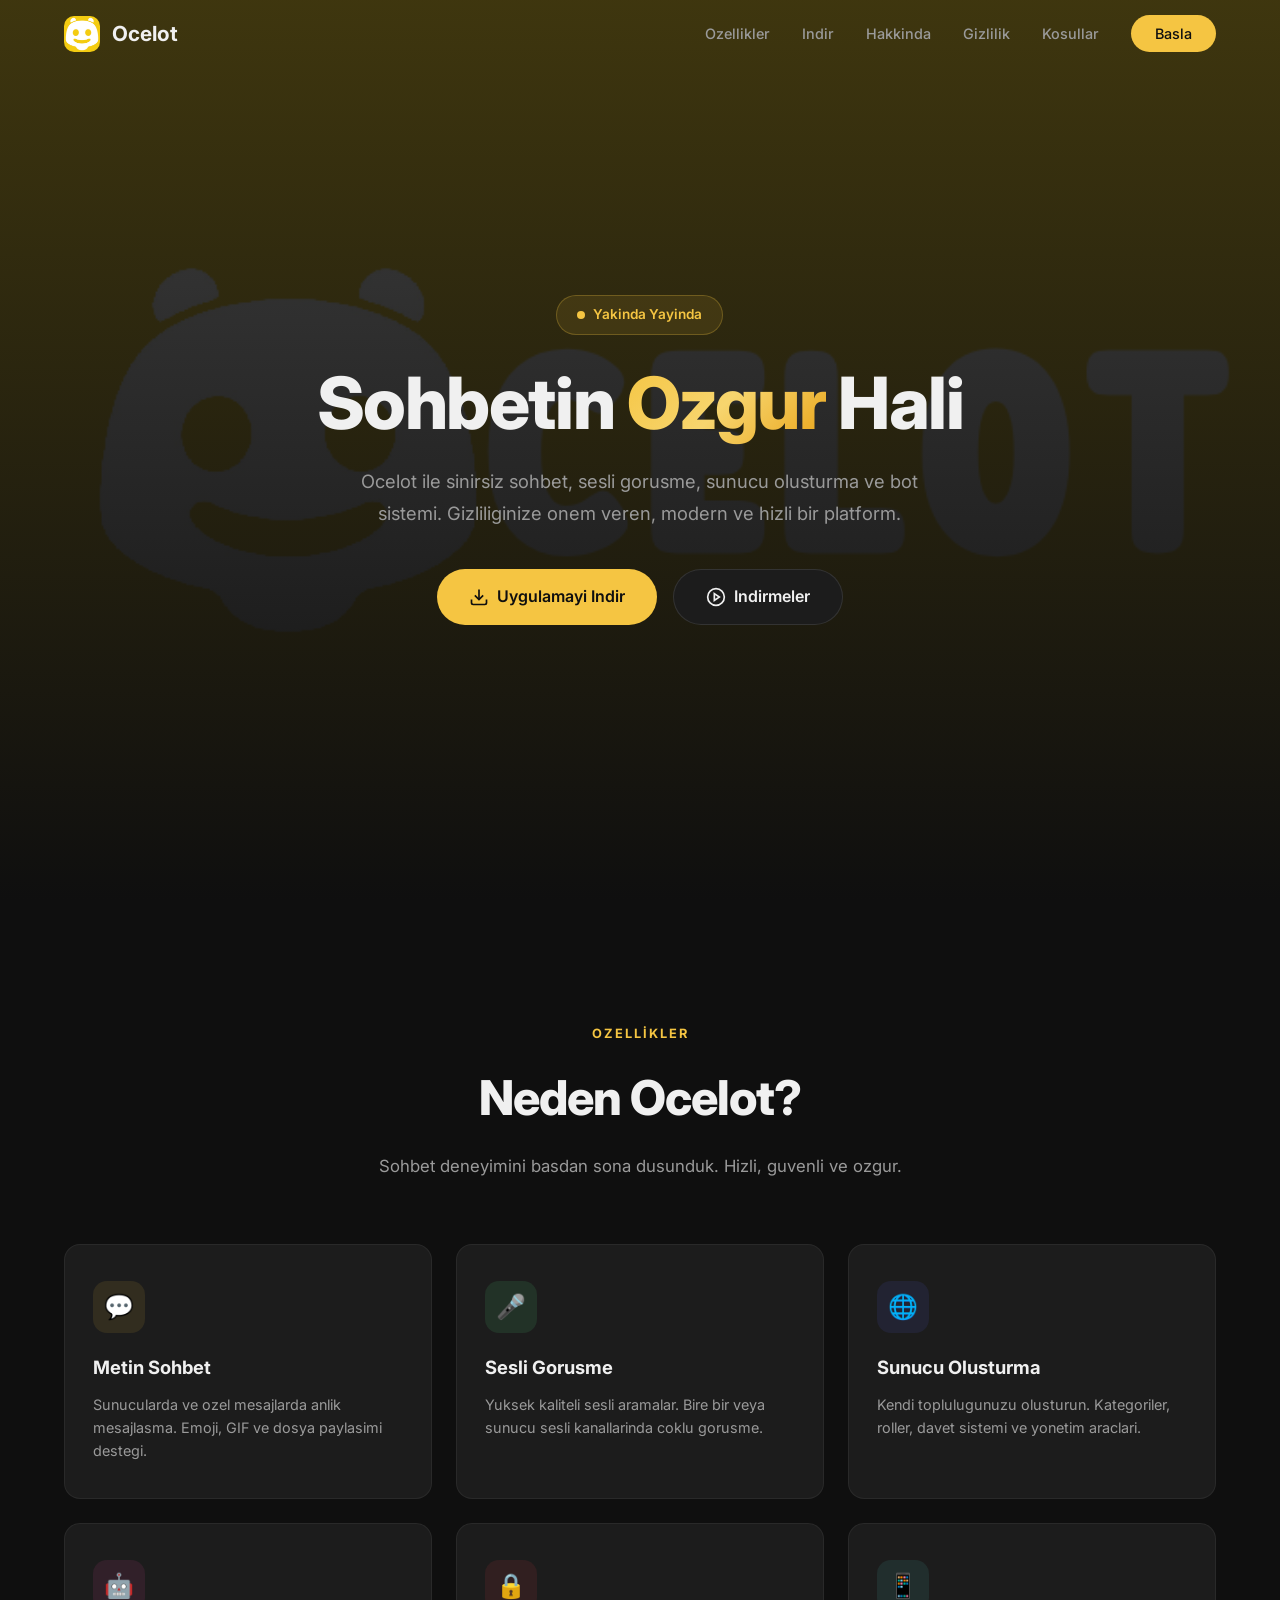
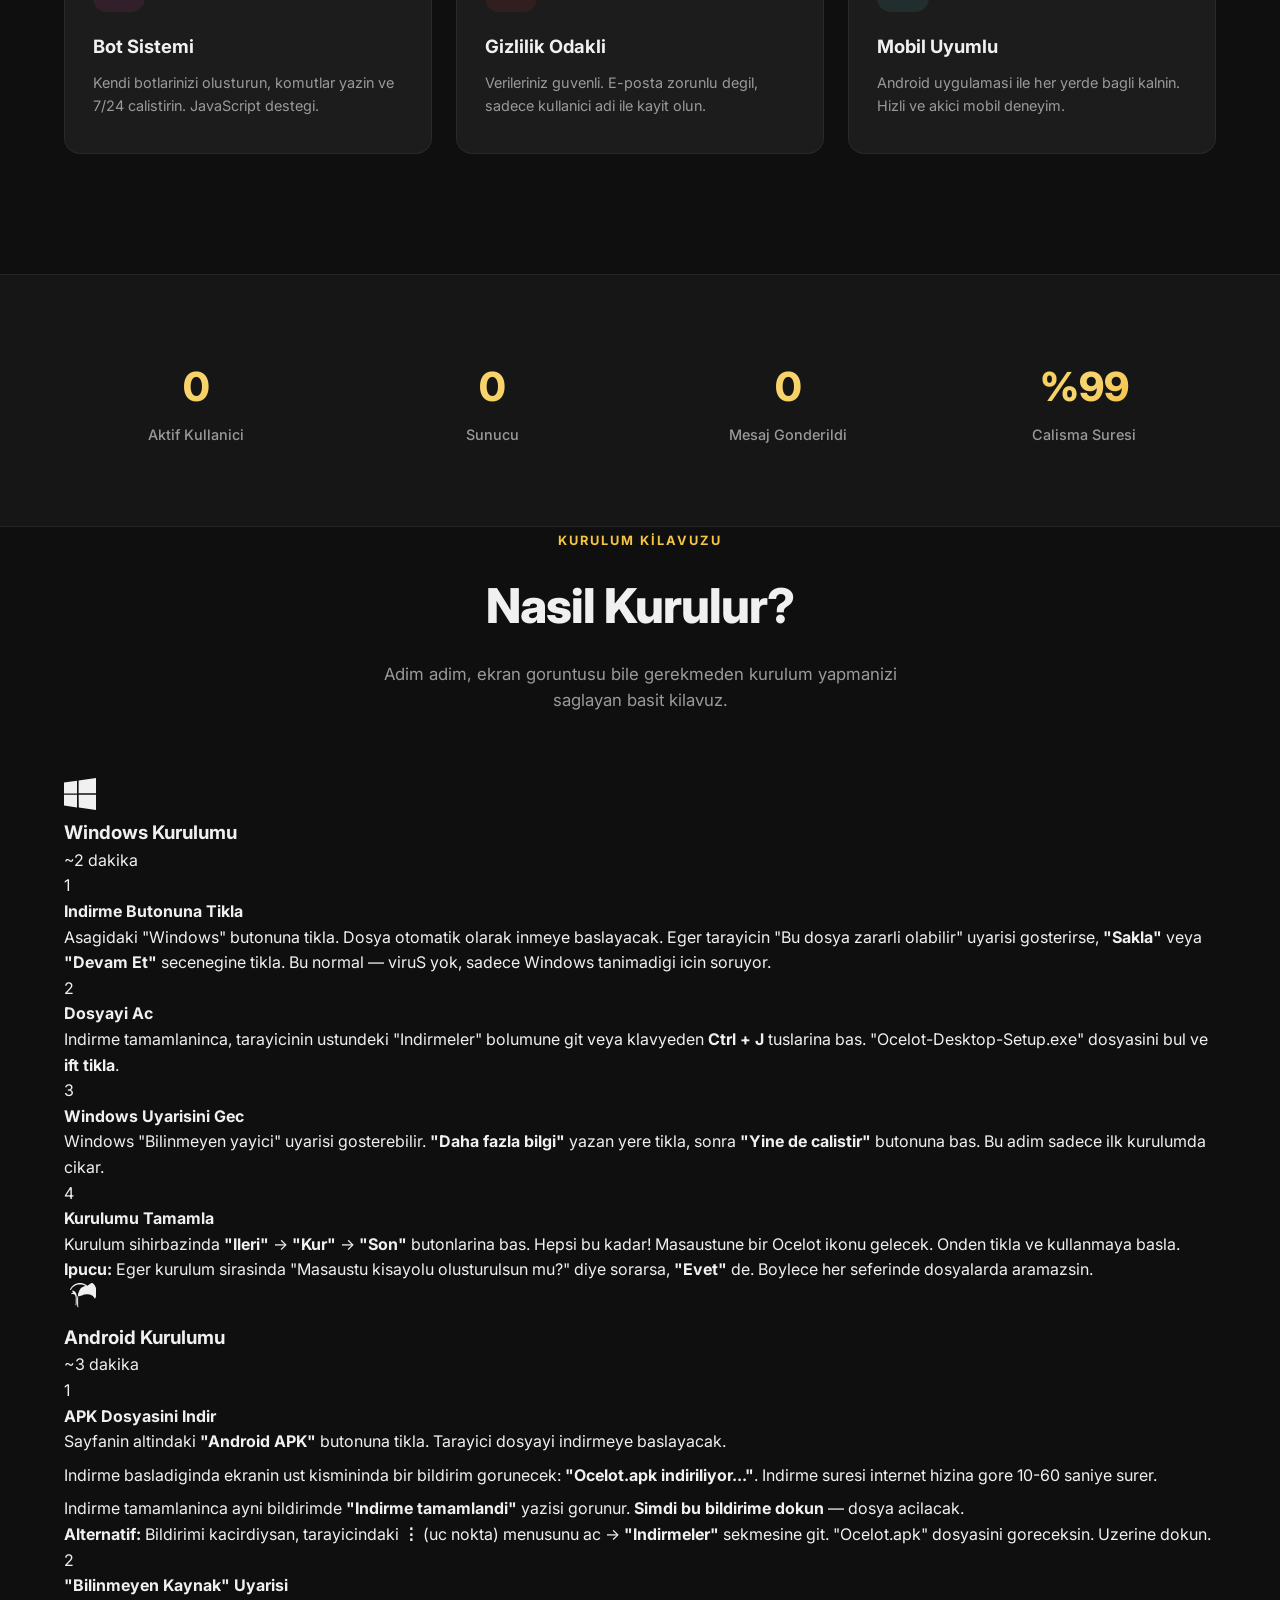
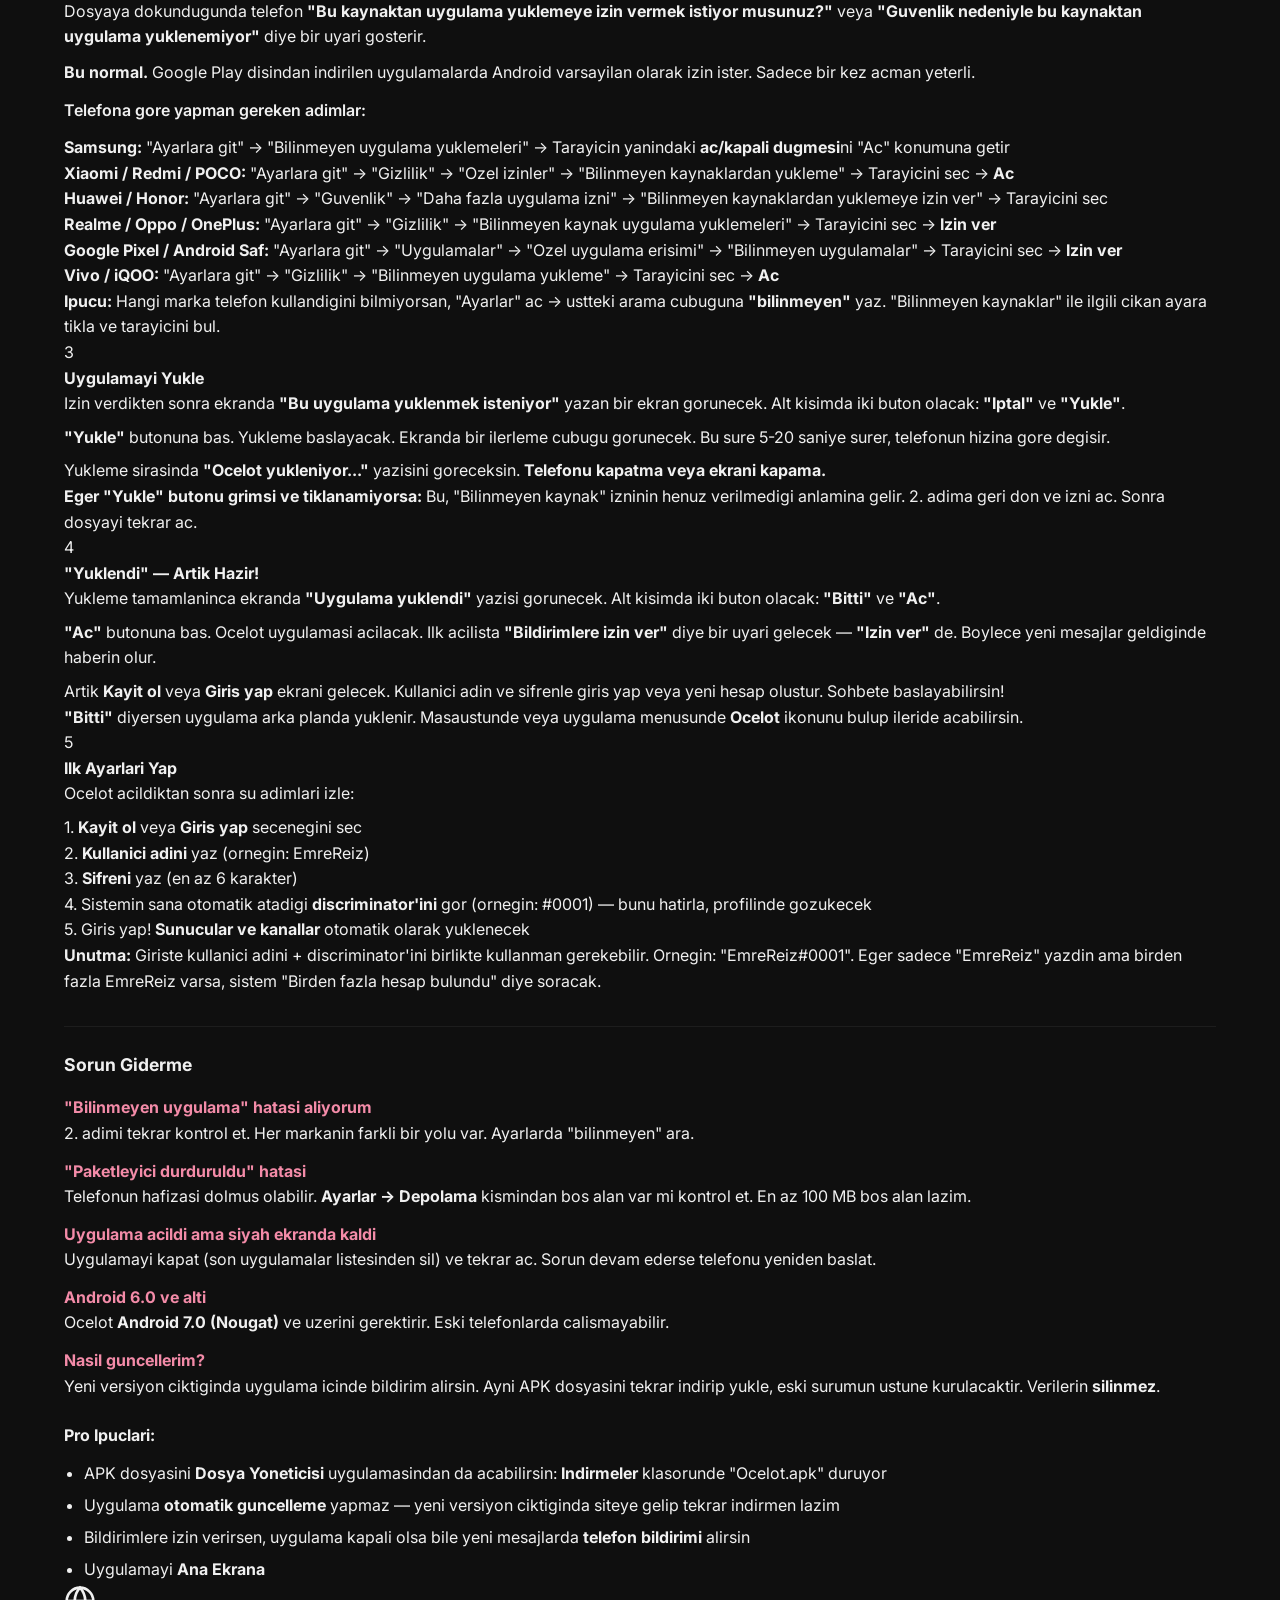
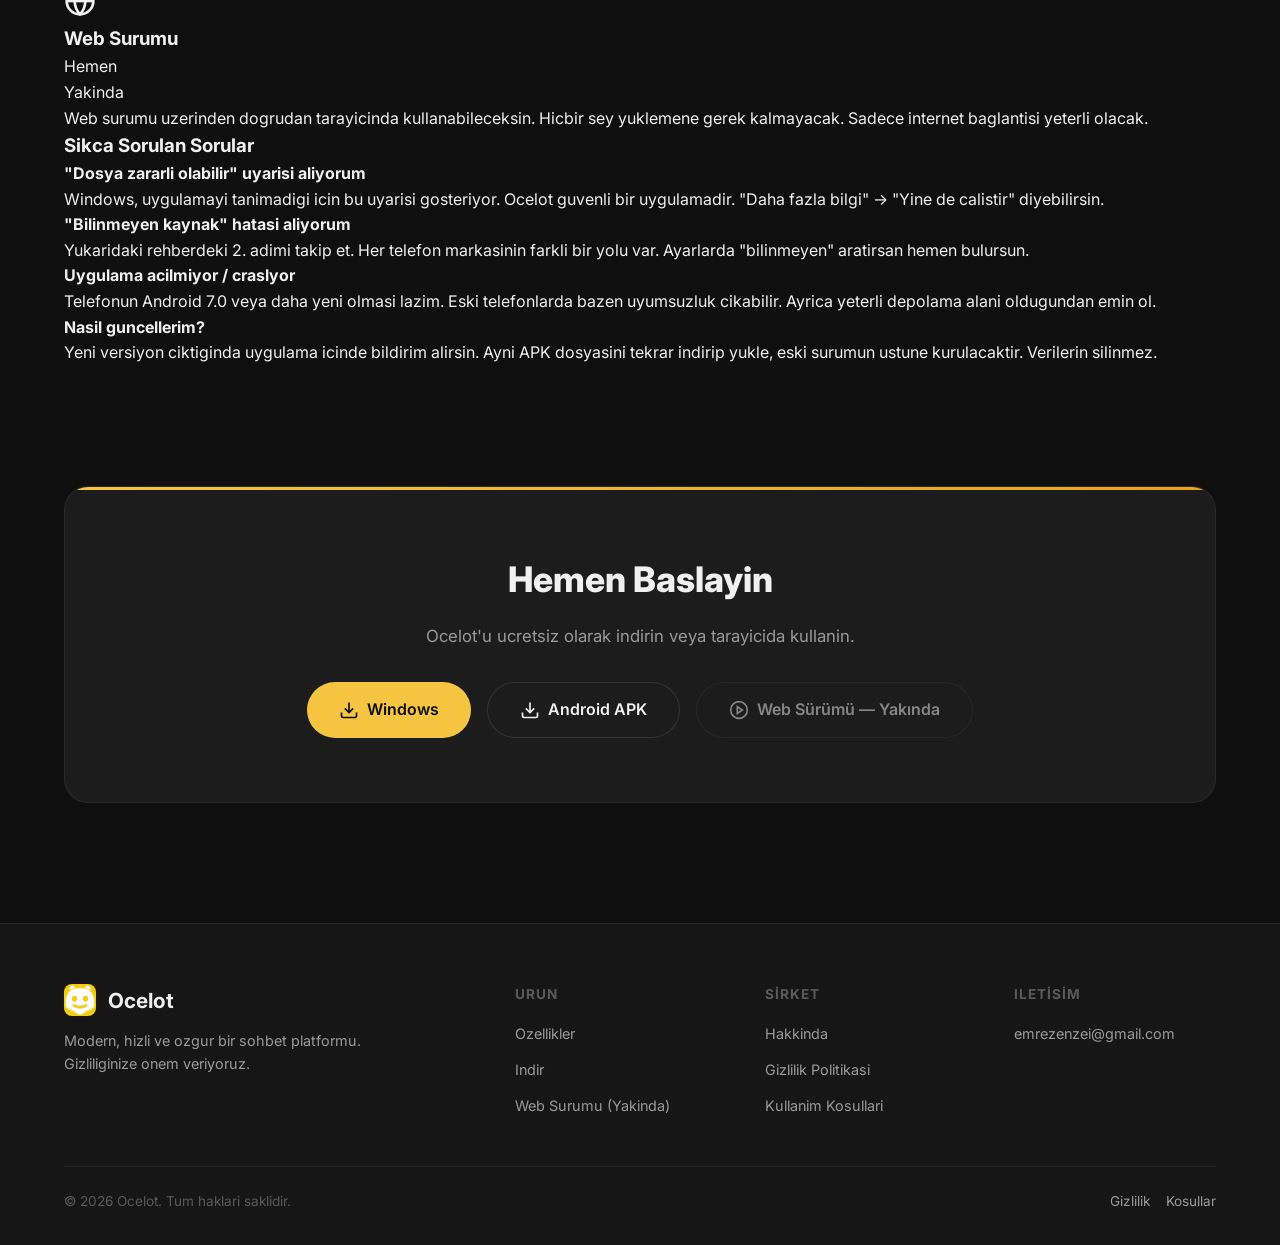
<file: index.html>
<!DOCTYPE html>
<html lang="tr">
<head>
  <meta charset="UTF-8">
  <meta name="viewport" content="width=device-width, initial-scale=1.0, maximum-scale=1.0, user-scalable=no">
  <title>Ocelot - Modern Sohbet Platformu</title>
  <meta name="description" content="Ocelot, ozgurluge onem veren modern bir sohbet platformu. Sesli ve gorusme, sunucu olusturma, bot sistemi ve daha fazlasi.">
  <meta property="og:title" content="Ocelot - Modern Sohbet Platformu">
  <meta property="og:description" content="Ozgurluge onem veren modern sohbet platformu.">
  <meta property="og:image" content="img/banner.png">
  <meta name="theme-color" content="#0f0f0f">
  <link rel="icon" href="img/logo.jpg" type="image/jpeg">
  <link rel="stylesheet" href="css/style.css">
</head>
<body>

  <!-- Navbar -->
  <nav class="navbar" id="navbar">
    <div class="container">
      <a href="/" class="nav-brand">
        <img src="img/logo.jpg" alt="Ocelot">
        <span>Ocelot</span>
      </a>
      <ul class="nav-links" id="navLinks">
        <li><a href="#features">Ozellikler</a></li>
        <li><a href="#download">Indir</a></li>
        <li><a href="about.html">Hakkinda</a></li>
        <li><a href="privacy.html">Gizlilik</a></li>
        <li><a href="terms.html">Kosullar</a></li>
        <li><a href="https://app.ocelot.chat" class="nav-cta">Basla</a></li>
      </ul>
      <button class="mobile-menu-btn" id="menuBtn" aria-label="Menu">&#9776;</button>
    </div>
  </nav>

  <!-- Hero -->
  <section class="hero">
    <div class="hero-bg">
      <img src="img/banner.png" alt="Ocelot Banner">
    </div>
    <div class="hero-content fade-in">
      <div class="hero-badge">Yakinda Yayinda</div>
      <h1>Sohbetin <span class="gradient">Ozgur</span> Hali</h1>
      <p>Ocelot ile sinirsiz sohbet, sesli gorusme, sunucu olusturma ve bot sistemi. Gizliliginize onem veren, modern ve hizli bir platform.</p>
      <div class="hero-buttons">
        <a href="#download" class="btn btn-primary">
          <svg width="20" height="20" viewBox="0 0 24 24" fill="none" stroke="currentColor" stroke-width="2"><path d="M21 15v4a2 2 0 0 1-2 2H5a2 2 0 0 1-2-2v-4"/><polyline points="7 10 12 15 17 10"/><line x1="12" y1="15" x2="12" y2="3"/></svg>
          Uygulamayi Indir
        </a>
        <a href="#download" class="btn btn-secondary">
          <svg width="20" height="20" viewBox="0 0 24 24" fill="none" stroke="currentColor" stroke-width="2"><circle cx="12" cy="12" r="10"/><polygon points="10 8 16 12 10 16 10 8"/></svg>
          Indirmeler
        </a>
      </div>
    </div>
  </section>

  <!-- Features -->
  <section class="features" id="features">
    <div class="container">
      <div class="section-header fade-in">
        <span class="section-label">Ozellikler</span>
        <h2 class="section-title">Neden Ocelot?</h2>
        <p class="section-desc">Sohbet deneyimini basdan sona dusunduk. Hizli, guvenli ve ozgur.</p>
      </div>
      <div class="features-grid">
        <div class="feature-card fade-in">
          <div class="feature-icon" style="background:rgba(245,197,66,0.1); color:#f5c542;">&#128172;</div>
          <h3>Metin Sohbet</h3>
          <p>Sunucularda ve ozel mesajlarda anlik mesajlasma. Emoji, GIF ve dosya paylasimi destegi.</p>
        </div>
        <div class="feature-card fade-in">
          <div class="feature-icon" style="background:rgba(87,242,135,0.1); color:#57f287;">&#127908;</div>
          <h3>Sesli Gorusme</h3>
          <p>Yuksek kaliteli sesli aramalar. Bire bir veya sunucu sesli kanallarinda coklu gorusme.</p>
        </div>
        <div class="feature-card fade-in">
          <div class="feature-icon" style="background:rgba(88,101,242,0.1); color:#5865f2;">&#127760;</div>
          <h3>Sunucu Olusturma</h3>
          <p>Kendi toplulugunuzu olusturun. Kategoriler, roller, davet sistemi ve yonetim araclari.</p>
        </div>
        <div class="feature-card fade-in">
          <div class="feature-icon" style="background:rgba(235,69,158,0.1); color:#eb459e;">&#129302;</div>
          <h3>Bot Sistemi</h3>
          <p>Kendi botlarinizi olusturun, komutlar yazin ve 7/24 calistirin. JavaScript destegi.</p>
        </div>
        <div class="feature-card fade-in">
          <div class="feature-icon" style="background:rgba(237,66,69,0.1); color:#ed4245;">&#128274;</div>
          <h3>Gizlilik Odakli</h3>
          <p>Verileriniz guvenli. E-posta zorunlu degil, sadece kullanici adi ile kayit olun.</p>
        </div>
        <div class="feature-card fade-in">
          <div class="feature-icon" style="background:rgba(78,205,196,0.1); color:#4ecdc4;">&#128241;</div>
          <h3>Mobil Uyumlu</h3>
          <p>Android uygulamasi ile her yerde bagli kalnin. Hizli ve akici mobil deneyim.</p>
        </div>
      </div>
    </div>
  </section>

  <!-- Stats -->
  <section class="stats">
    <div class="container">
      <div class="stats-grid">
        <div class="stat-item fade-in">
          <h3>0</h3>
          <p>Aktif Kullanici</p>
        </div>
        <div class="stat-item fade-in">
          <h3>0</h3>
          <p>Sunucu</p>
        </div>
        <div class="stat-item fade-in">
          <h3>0</h3>
          <p>Mesaj Gonderildi</p>
        </div>
        <div class="stat-item fade-in">
          <h3>%99</h3>
          <p>Calisma Suresi</p>
        </div>
      </div>
    </div>
  </section>

  <!-- Kurulum Kilavuzu -->
  <section class="install-guide" id="kurulum">
    <div class="container">
      <div class="section-header fade-in">
        <span class="section-label">Kurulum Kilavuzu</span>
        <h2 class="section-title">Nasil Kurulur?</h2>
        <p class="section-desc">Adim adim, ekran goruntusu bile gerekmeden kurulum yapmanizi saglayan basit kilavuz.</p>
      </div>

      <!-- Windows -->
      <div class="install-card fade-in">
        <div class="install-header">
          <div class="install-platform">
            <svg width="32" height="32" viewBox="0 0 24 24" fill="currentColor"><path d="M0 3.449L9.75 2.1v9.451H0m10.949-9.602L24 0v11.4H10.949M0 12.6h9.75v9.451L0 20.699M10.949 12.6H24V24l-12.9-1.801"/></svg>
            <h3>Windows Kurulumu</h3>
          </div>
          <span class="install-time">~2 dakika</span>
        </div>
        <div class="install-steps">
          <div class="install-step">
            <div class="step-number">1</div>
            <div class="step-content">
              <h4>Indirme Butonuna Tikla</h4>
              <p>Asagidaki "Windows" butonuna tikla. Dosya otomatik olarak inmeye baslayacak. Eger tarayicin "Bu dosya zararli olabilir" uyarisi gosterirse, <strong>"Sakla"</strong> veya <strong>"Devam Et"</strong> secenegine tikla. Bu normal — viruS yok, sadece Windows tanimadigi icin soruyor.</p>
            </div>
          </div>
          <div class="install-step">
            <div class="step-number">2</div>
            <div class="step-content">
              <h4>Dosyayi Ac</h4>
              <p>Indirme tamamlaninca, tarayicinin ustundeki "Indirmeler" bolumune git veya klavyeden <strong>Ctrl + J</strong> tuslarina bas. "Ocelot-Desktop-Setup.exe" dosyasini bul ve <strong>ift tikla</strong>.</p>
            </div>
          </div>
          <div class="install-step">
            <div class="step-number">3</div>
            <div class="step-content">
              <h4>Windows Uyarisini Gec</h4>
              <p>Windows "Bilinmeyen yayici" uyarisi gosterebilir. <strong>"Daha fazla bilgi"</strong> yazan yere tikla, sonra <strong>"Yine de calistir"</strong> butonuna bas. Bu adim sadece ilk kurulumda cikar.</p>
            </div>
          </div>
          <div class="install-step">
            <div class="step-number">4</div>
            <div class="step-content">
              <h4>Kurulumu Tamamla</h4>
              <p>Kurulum sihirbazinda <strong>"Ileri"</strong> -> <strong>"Kur"</strong> -> <strong>"Son"</strong> butonlarina bas. Hepsi bu kadar! Masaustune bir Ocelot ikonu gelecek. Onden tikla ve kullanmaya basla.</p>
            </div>
          </div>
        </div>
        <div class="install-tip">
          <strong>Ipucu:</strong> Eger kurulum sirasinda "Masaustu kisayolu olusturulsun mu?" diye sorarsa, <strong>"Evet"</strong> de. Boylece her seferinde dosyalarda aramazsin.
        </div>
      </div>

      <!-- Android -->
      <div class="install-card fade-in">
        <div class="install-header">
          <div class="install-platform">
            <svg width="32" height="32" viewBox="0 0 24 24" fill="currentColor"><path d="M17.523 2.094a.336.336 0 0 0-.06-.007h-.005c-.157.007-.838.048-1.62.203a8.397 8.397 0 0 0-.965.266c-.532.178-1.1.442-1.593.814-.998.755-1.766 1.96-2.285 3.541-.262.796-.43 1.666-.503 2.574a.34.34 0 0 0 .078.27.337.337 0 0 0 .264.122h.035c.12-.003.568-.048 1.183-.14a9.084 9.084 0 0 0 1.176-.27 6.23 6.23 0 0 0 .623-.2 6.84 6.84 0 0 1 1.51-.577 7.38 7.38 0 0 1 1.547-.217c.22-.008.437-.012.653-.012a7.27 7.27 0 0 1 3.464.948c.39.242.76.544 1.097.92.19.21.36.439.503.683.075.128.145.263.208.402a.333.333 0 0 0 .293.175.338.338 0 0 0 .265-.14c.372-.498.645-1.117.82-1.833.178-.723.256-1.542.256-2.427 0-1.348-.286-2.903-.87-4.344-.446-1.093-1.125-1.987-1.971-2.618a5.44 5.44 0 0 0-.664-.433.329.329 0 0 0-.085-.037z"/><path d="M12 0C8.69 0 5.84 1.92 4.62 4.75a.36.36 0 0 0 .33.51h.01a.36.36 0 0 0 .31-.18C6.37 2.57 8.99 1.05 12 1.05s5.63 1.52 6.73 3.98a.36.36 0 0 0 .31.18h.01a.36.36 0 0 0 .33-.51C18.16 1.92 15.31 0 12 0zM6.7 7.56c-.5 0-1.07.12-1.07.12a.36.36 0 0 0 .22.68s.48-.12.85-.12c.67 0 1.08.3 1.3.58a3.68 3.68 0 0 1 .65 1.33c.07.34.12.72.12 1.13v4.05c0 .33-.07.63-.18.89a.36.36 0 0 0 .31.54h.02a.36.36 0 0 0 .32-.2c.19-.42.3-1 .3-1.67V9.9c0-.54-.07-1.04-.2-1.47a4.57 4.57 0 0 0-.77-1.55c-.56-.74-1.35-1.32-2.5-1.32zm6.6 0c-1.15 0-1.94.58-2.5 1.32a4.57 4.57 0 0 0-.77 1.55c-.13.43-.2.93-.2 1.47v4.42c0 .67.11 1.25.3 1.67a.36.36 0 0 0 .32.2h.02a.36.36 0 0 0 .31-.54c-.11-.26-.18-.56-.18-.89V9.58c0-.41.05-.79.12-1.13a3.68 3.68 0 0 1 .65-1.33c.22-.28.63-.58 1.3-.58.37 0 .85.12.85.12a.36.36 0 0 0 .22-.68s-.57-.12-1.07-.12z"/></svg>
            <h3>Android Kurulumu</h3>
          </div>
          <span class="install-time">~3 dakika</span>
        </div>
        <div class="install-steps">
          <!-- Adim 1: Indir -->
          <div class="install-step">
            <div class="step-number">1</div>
            <div class="step-content">
              <h4>APK Dosyasini Indir</h4>
              <p>Sayfanin altindaki <strong>"Android APK"</strong> butonuna tikla. Tarayici dosyayi indirmeye baslayacak.</p>
              <p style="margin-top:8px;">Indirme basladiginda ekranin ust kismininda bir bildirim gorunecek: <strong>"Ocelot.apk indiriliyor..."</strong>. Indirme suresi internet hizina gore 10-60 saniye surer.</p>
              <p style="margin-top:8px;">Indirme tamamlaninca ayni bildirimde <strong>"Indirme tamamlandi"</strong> yazisi gorunur. <strong>Simdi bu bildirime dokun</strong> — dosya acilacak.</p>
              <div class="install-tip">
                <strong>Alternatif:</strong> Bildirimi kacirdiysan, tarayicindaki <strong>⋮</strong> (uc nokta) menusunu ac → <strong>"Indirmeler"</strong> sekmesine git. "Ocelot.apk" dosyasini goreceksin. Uzerine dokun.
              </div>
            </div>
          </div>

          <!-- Adim 2: Bilinmeyen kaynak -->
          <div class="install-step">
            <div class="step-number">2</div>
            <div class="step-content">
              <h4>"Bilinmeyen Kaynak" Uyarisi</h4>
              <p>Dosyaya dokundugunda telefon <strong>"Bu kaynaktan uygulama yuklemeye izin vermek istiyor musunuz?"</strong> veya <strong>"Guvenlik nedeniyle bu kaynaktan uygulama yuklenemiyor"</strong> diye bir uyari gosterir.</p>
              <p style="margin-top:10px;"><strong>Bu normal.</strong> Google Play disindan indirilen uygulamalarda Android varsayilan olarak izin ister. Sadece bir kez acman yeterli.</p>

              <p style="margin-top:12px;font-weight:600;color:var(--text-primary);">Telefona gore yapman gereken adimlar:</p>

              <!-- Samsung -->
              <div class="step-phone-path" style="margin-top:12px;">
                <strong>Samsung:</strong> "Ayarlara git" → "Bilinmeyen uygulama yuklemeleri" → Tarayicin yanindaki <strong>ac/kapali dugmesi</strong>ni "Ac" konumuna getir
              </div>
              <!-- Xiaomi -->
              <div class="step-phone-path">
                <strong>Xiaomi / Redmi / POCO:</strong> "Ayarlara git" → "Gizlilik" → "Ozel izinler" → "Bilinmeyen kaynaklardan yukleme" → Tarayicini sec → <strong>Ac</strong>
              </div>
              <!-- Huawei -->
              <div class="step-phone-path">
                <strong>Huawei / Honor:</strong> "Ayarlara git" → "Guvenlik" → "Daha fazla uygulama izni" → "Bilinmeyen kaynaklardan yuklemeye izin ver" → Tarayicini sec
              </div>
              <!-- Realme / Oppo / OnePlus -->
              <div class="step-phone-path">
                <strong>Realme / Oppo / OnePlus:</strong> "Ayarlara git" → "Gizlilik" → "Bilinmeyen kaynak uygulama yuklemeleri" → Tarayicini sec → <strong>Izin ver</strong>
              </div>
              <!-- Google Pixel / Android saf -->
              <div class="step-phone-path">
                <strong>Google Pixel / Android Saf:</strong> "Ayarlara git" → "Uygulamalar" → "Ozel uygulama erisimi" → "Bilinmeyen uygulamalar" → Tarayicini sec → <strong>Izin ver</strong>
              </div>
              <!-- Vivo -->
              <div class="step-phone-path">
                <strong>Vivo / iQOO:</strong> "Ayarlara git" → "Gizlilik" → "Bilinmeyen uygulama yukleme" → Tarayicini sec → <strong>Ac</strong>
              </div>

              <div class="install-tip">
                <strong>Ipucu:</strong> Hangi marka telefon kullandigini bilmiyorsan, "Ayarlar" ac → ustteki arama cubuguna <strong>"bilinmeyen"</strong> yaz. "Bilinmeyen kaynaklar" ile ilgili cikan ayara tikla ve tarayicini bul.
              </div>
            </div>
          </div>

          <!-- Adim 3: Yukle -->
          <div class="install-step">
            <div class="step-number">3</div>
            <div class="step-content">
              <h4>Uygulamayi Yukle</h4>
              <p>Izin verdikten sonra ekranda <strong>"Bu uygulama yuklenmek isteniyor"</strong> yazan bir ekran gorunecek. Alt kisimda iki buton olacak: <strong>"Iptal"</strong> ve <strong>"Yukle"</strong>.</p>
              <p style="margin-top:8px;"><strong>"Yukle"</strong> butonuna bas. Yukleme baslayacak. Ekranda bir ilerleme cubugu gorunecek. Bu sure 5-20 saniye surer, telefonun hizina gore degisir.</p>
              <p style="margin-top:8px;">Yukleme sirasinda <strong>"Ocelot yukleniyor..."</strong> yazisini goreceksin. <strong>Telefonu kapatma veya ekrani kapama.</strong></p>
              <div class="install-tip">
                <strong>Eger "Yukle" butonu grimsi ve tiklanamiyorsa:</strong> Bu, "Bilinmeyen kaynak" izninin henuz verilmedigi anlamina gelir. 2. adima geri don ve izni ac. Sonra dosyayi tekrar ac.
              </div>
            </div>
          </div>

          <!-- Adim 4: Tamamlandi -->
          <div class="install-step">
            <div class="step-number">4</div>
            <div class="step-content">
              <h4>"Yuklendi" — Artik Hazir!</h4>
              <p>Yukleme tamamlaninca ekranda <strong>"Uygulama yuklendi"</strong> yazisi gorunecek. Alt kisimda iki buton olacak: <strong>"Bitti"</strong> ve <strong>"Ac"</strong>.</p>
              <p style="margin-top:8px;"><strong>"Ac"</strong> butonuna bas. Ocelot uygulamasi acilacak. Ilk acilista <strong>"Bildirimlere izin ver"</strong> diye bir uyari gelecek — <strong>"Izin ver"</strong> de. Boylece yeni mesajlar geldiginde haberin olur.</p>
              <p style="margin-top:8px;">Artik <strong>Kayit ol</strong> veya <strong>Giris yap</strong> ekrani gelecek. Kullanici adin ve sifrenle giris yap veya yeni hesap olustur. Sohbete baslayabilirsin!</p>
              <div class="install-tip">
                <strong>"Bitti"</strong> diyersen uygulama arka planda yuklenir. Masaustunde veya uygulama menusunde <strong>Ocelot</strong> ikonunu bulup ileride acabilirsin.
              </div>
            </div>
          </div>

          <!-- Adim 5: Ilk ayarlar -->
          <div class="install-step">
            <div class="step-number">5</div>
            <div class="step-content">
              <h4>Ilk Ayarlari Yap</h4>
              <p>Ocelot acildiktan sonra su adimlari izle:</p>
              <p style="margin-top:8px;">1. <strong>Kayit ol</strong> veya <strong>Giris yap</strong> secenegini sec</p>
              <p>2. <strong>Kullanici adini</strong> yaz (ornegin: EmreReiz)</p>
              <p>3. <strong>Sifreni</strong> yaz (en az 6 karakter)</p>
              <p>4. Sistemin sana otomatik atadigi <strong>discriminator'ini</strong> gor (ornegin: #0001) — bunu hatirla, profilinde gozukecek</p>
              <p>5. Giris yap! <strong>Sunucular ve kanallar</strong> otomatik olarak yuklenecek</p>
              <div class="install-tip">
                <strong>Unutma:</strong> Giriste kullanici adini + discriminator'ini birlikte kullanman gerekebilir. Ornegin: "EmreReiz#0001". Eger sadece "EmreReiz" yazdin ama birden fazla EmreReiz varsa, sistem "Birden fazla hesap bulundu" diye soracak.
              </div>
            </div>
          </div>
        </div>

        <!-- Sorun giderme -->
        <div style="margin-top:32px; padding-top:24px; border-top:1px solid var(--border);">
          <h3 style="font-size:1.1rem; margin-bottom:16px; color:var(--text-primary);">Sorun Giderme</h3>

          <div class="install-step" style="margin-bottom:12px;">
            <div class="step-content">
              <h4 style="color:#f38ba8;">"Bilinmeyen uygulama" hatasi aliyorum</h4>
              <p>2. adimi tekrar kontrol et. Her markanin farkli bir yolu var. Ayarlarda "bilinmeyen" ara.</p>
            </div>
          </div>

          <div class="install-step" style="margin-bottom:12px;">
            <div class="step-content">
              <h4 style="color:#f38ba8;">"Paketleyici durduruldu" hatasi</h4>
              <p>Telefonun hafizasi dolmus olabilir. <strong>Ayarlar → Depolama</strong> kismindan bos alan var mi kontrol et. En az 100 MB bos alan lazim.</p>
            </div>
          </div>

          <div class="install-step" style="margin-bottom:12px;">
            <div class="step-content">
              <h4 style="color:#f38ba8;">Uygulama acildi ama siyah ekranda kaldi</h4>
              <p>Uygulamayi kapat (son uygulamalar listesinden sil) ve tekrar ac. Sorun devam ederse telefonu yeniden baslat.</p>
            </div>
          </div>

          <div class="install-step" style="margin-bottom:12px;">
            <div class="step-content">
              <h4 style="color:#f38ba8;">Android 6.0 ve alti</h4>
              <p>Ocelot <strong>Android 7.0 (Nougat)</strong> ve uzerini gerektirir. Eski telefonlarda calismayabilir.</p>
            </div>
          </div>

          <div class="install-step">
            <div class="step-content">
              <h4 style="color:#f38ba8;">Nasil guncellerim?</h4>
              <p>Yeni versiyon ciktiginda uygulama icinde bildirim alirsin. Ayni APK dosyasini tekrar indirip yukle, eski surumun ustune kurulacaktir. Verilerin <strong>silinmez</strong>.</p>
            </div>
          </div>
        </div>

        <!-- Ipuclari -->
        <div class="install-tip" style="margin-top:24px;">
          <strong>Pro Ipuclari:</strong>
          <ul style="margin-top:8px; padding-left:20px; list-style:disc; line-height:2;">
            <li>APK dosyasini <strong>Dosya Yoneticisi</strong> uygulamasindan da acabilirsin: <strong>Indirmeler</strong> klasorunde "Ocelot.apk" duruyor</li>
            <li>Uygulama <strong>otomatik guncelleme</strong> yapmaz — yeni versiyon ciktiginda siteye gelip tekrar indirmen lazim</li>
            <li>Bildirimlere izin verirsen, uygulama kapali olsa bile yeni mesajlarda <strong>telefon bildirimi</strong> alirsin</li>
            <li>Uygulamayi <strong>Ana Ekrana</strong sabitleyerek hizli erisim saglayabilirsin</li>
          </ul>
        </div>
      </div>

      <!-- Web -->
      <div class="install-card fade-in">
        <div class="install-header">
          <div class="install-platform">
            <svg width="32" height="32" viewBox="0 0 24 24" fill="none" stroke="currentColor" stroke-width="2"><circle cx="12" cy="12" r="10"/><line x1="2" y1="12" x2="22" y2="12"/><path d="M12 2a15.3 15.3 0 0 1 4 10 15.3 15.3 0 0 1-4 10 15.3 15.3 0 0 1-4-10 15.3 15.3 0 0 1 4-10z"/></svg>
            <h3>Web Surumu</h3>
          </div>
          <span class="install-time">Hemen</span>
        </div>
        <div class="install-coming-soon">
          <div class="coming-soon-badge">Yakinda</div>
          <p>Web surumu uzerinden dogrudan tarayicinda kullanabileceksin. Hicbir sey yuklemene gerek kalmayacak. Sadece internet baglantisi yeterli olacak.</p>
        </div>
      </div>

      <!-- Sikca Sorulan Sorular -->
      <div class="faq-section fade-in">
        <h3>Sikca Sorulan Sorular</h3>
        <div class="faq-grid">
          <div class="faq-item">
            <h4>"Dosya zararli olabilir" uyarisi aliyorum</h4>
            <p>Windows, uygulamayi tanimadigi icin bu uyarisi gosteriyor. Ocelot guvenli bir uygulamadir. "Daha fazla bilgi" → "Yine de calistir" diyebilirsin.</p>
          </div>
          <div class="faq-item">
            <h4>"Bilinmeyen kaynak" hatasi aliyorum</h4>
            <p>Yukaridaki rehberdeki 2. adimi takip et. Her telefon markasinin farkli bir yolu var. Ayarlarda "bilinmeyen" aratirsan hemen bulursun.</p>
          </div>
          <div class="faq-item">
            <h4>Uygulama acilmiyor / craslyor</h4>
            <p>Telefonun Android 7.0 veya daha yeni olmasi lazim. Eski telefonlarda bazen uyumsuzluk cikabilir. Ayrica yeterli depolama alani oldugundan emin ol.</p>
          </div>
          <div class="faq-item">
            <h4>Nasil guncellerim?</h4>
            <p>Yeni versiyon ciktiginda uygulama icinde bildirim alirsin. Ayni APK dosyasini tekrar indirip yukle, eski surumun ustune kurulacaktir. Verilerin silinmez.</p>
          </div>
        </div>
      </div>
    </div>
  </section>

  <!-- Download -->
  <section class="cta" id="download">
    <div class="container">
      <div class="cta-card fade-in">
        <h2>Hemen Baslayin</h2>
        <p>Ocelot'u ucretsiz olarak indirin veya tarayicida kullanin.</p>
        <div class="cta-buttons">
          <a href="https://github.com/Emre-iskin/ocelot-ui/releases/download/v1.0.1/Ocelot-Desktop-Setup.exe" class="btn btn-primary">
            <svg width="20" height="20" viewBox="0 0 24 24" fill="none" stroke="currentColor" stroke-width="2"><path d="M21 15v4a2 2 0 0 1-2 2H5a2 2 0 0 1-2-2v-4"/><polyline points="7 10 12 15 17 10"/><line x1="12" y1="15" x2="12" y2="3"/></svg>
            Windows
          </a>
          <a href="https://github.com/Emre-iskin/ocelot-ui/releases/download/v1.0.1/Ocelot.apk" class="btn btn-secondary">
            <svg width="20" height="20" viewBox="0 0 24 24" fill="none" stroke="currentColor" stroke-width="2"><path d="M21 15v4a2 2 0 0 1-2 2H5a2 2 0 0 1-2-2v-4"/><polyline points="7 10 12 15 17 10"/><line x1="12" y1="15" x2="12" y2="3"/></svg>
            Android APK
          </a>
          <a href="https://app.ocelot.chat" class="btn btn-secondary" style="opacity:0.5;cursor:not-allowed;pointer-events:none;">
            <svg width="20" height="20" viewBox="0 0 24 24" fill="none" stroke="currentColor" stroke-width="2"><circle cx="12" cy="12" r="10"/><polygon points="10 8 16 12 10 16 10 8"/></svg>
            Web Sürümü — Yakında
          </a>
        </div>
      </div>
    </div>
  </section>

  <!-- Footer -->
  <footer class="footer">
    <div class="container">
      <div class="footer-grid">
        <div class="footer-brand">
          <a href="/" class="nav-brand">
            <img src="img/logo.jpg" alt="Ocelot" style="width:32px;height:32px;border-radius:8px;">
            <span>Ocelot</span>
          </a>
          <p>Modern, hizli ve ozgur bir sohbet platformu. Gizliliginize onem veriyoruz.</p>
        </div>
        <div class="footer-col">
          <h4>Urun</h4>
          <ul>
            <li><a href="#features">Ozellikler</a></li>
            <li><a href="#download">Indir</a></li>
            <li><a href="#download">Web Surumu (Yakinda)</a></li>
          </ul>
        </div>
        <div class="footer-col">
          <h4>Sirket</h4>
          <ul>
            <li><a href="about.html">Hakkinda</a></li>
            <li><a href="privacy.html">Gizlilik Politikasi</a></li>
            <li><a href="terms.html">Kullanim Kosullari</a></li>
          </ul>
        </div>
        <div class="footer-col">
          <h4>Iletisim</h4>
          <ul>
            <li><a href="mailto:emrezenzei@gmail.com">emrezenzei@gmail.com</a></li>
          </ul>
        </div>
      </div>
      <div class="footer-bottom">
        <span>&copy; 2026 Ocelot. Tum haklari saklidir.</span>
        <div style="display:flex;gap:16px;">
          <a href="privacy.html" style="color:var(--text-secondary);">Gizlilik</a>
          <a href="terms.html" style="color:var(--text-secondary);">Kosullar</a>
        </div>
      </div>
    </div>
  </footer>

  <script src="js/main.js"></script>
</body>
</html>
</file>
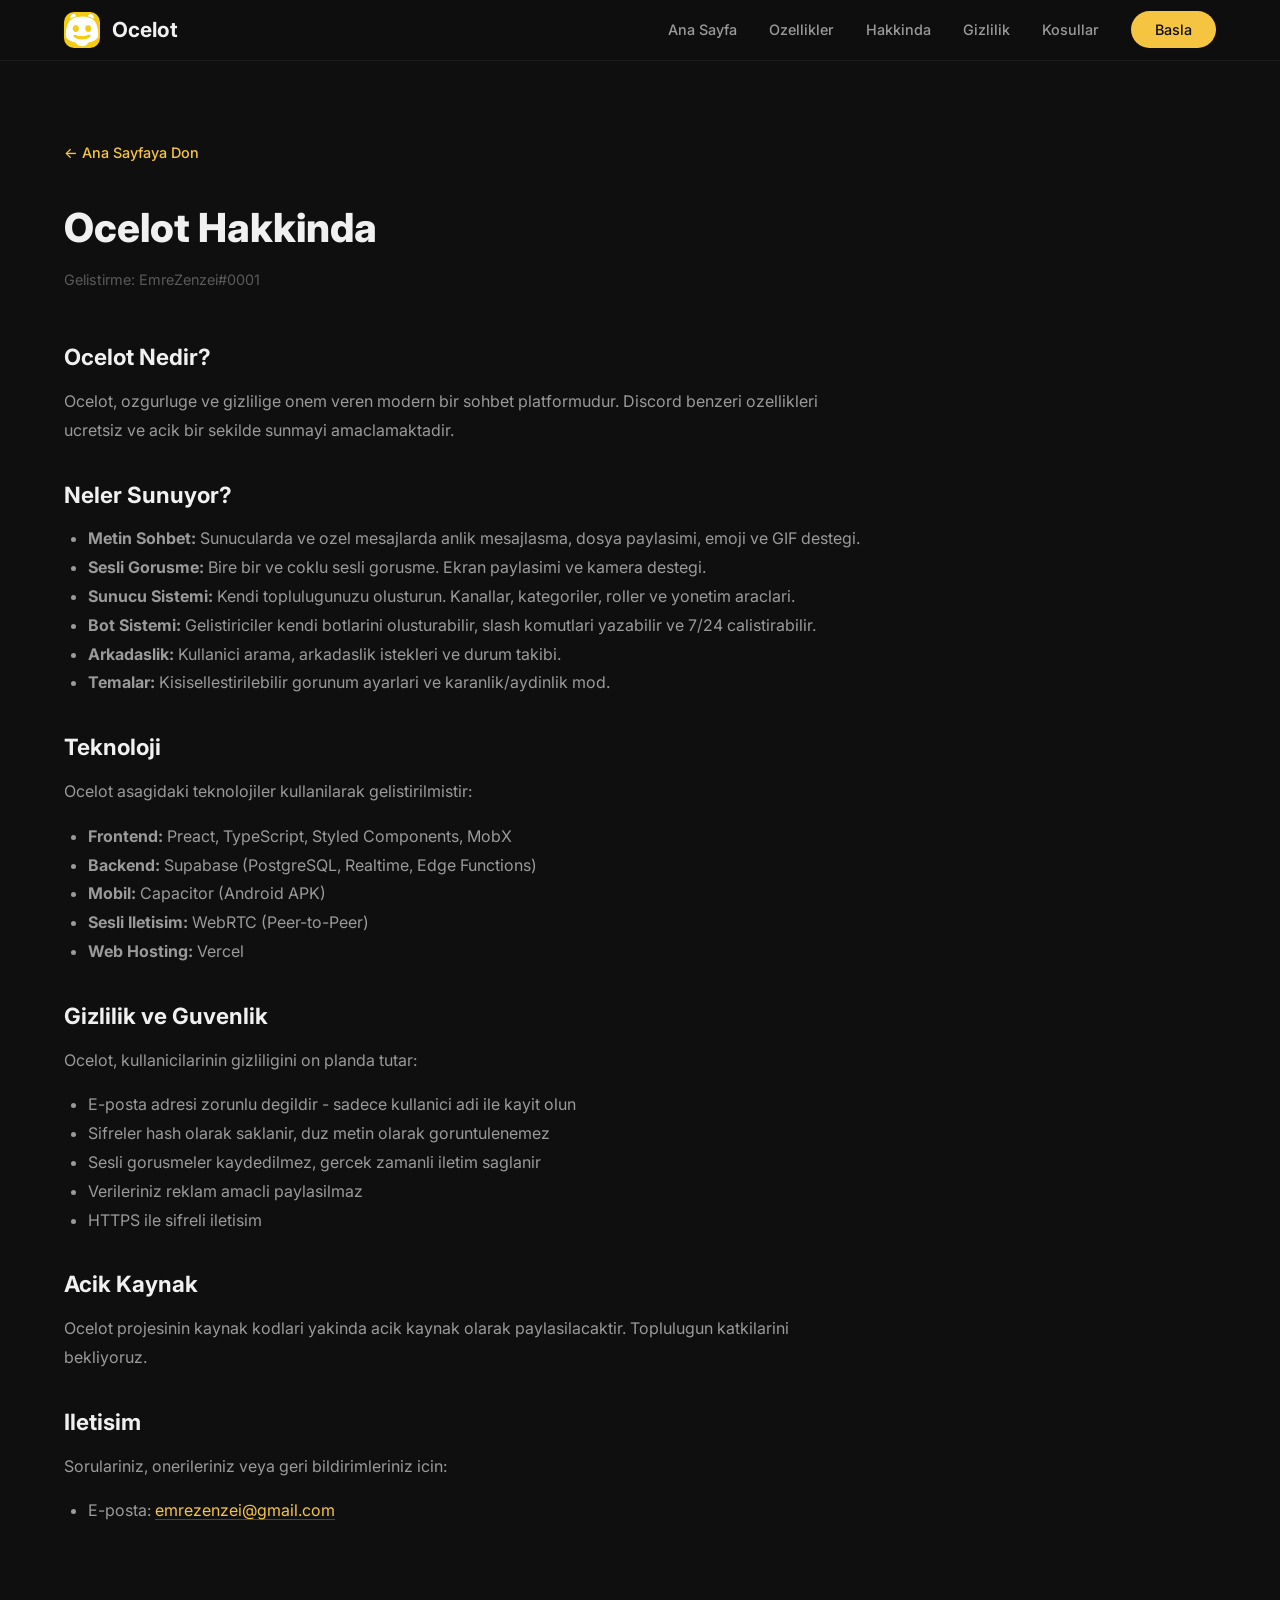
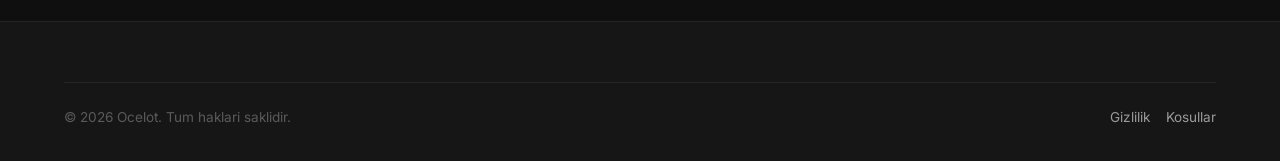
<file: about.html>
<!DOCTYPE html>
<html lang="tr">
<head>
  <meta charset="UTF-8">
  <meta name="viewport" content="width=device-width, initial-scale=1.0">
  <title>Hakkinda - Ocelot</title>
  <meta name="description" content="Ocelot hakkinda bilgi. Modern sohbet platformu.">
  <meta name="theme-color" content="#0f0f0f">
  <link rel="icon" href="img/logo.jpg" type="image/jpeg">
  <link rel="stylesheet" href="css/style.css">
</head>
<body>

  <nav class="navbar scrolled">
    <div class="container">
      <a href="/" class="nav-brand">
        <img src="img/logo.jpg" alt="Ocelot">
        <span>Ocelot</span>
      </a>
      <ul class="nav-links" id="navLinks">
        <li><a href="/">Ana Sayfa</a></li>
        <li><a href="#features">Ozellikler</a></li>
        <li><a href="about.html">Hakkinda</a></li>
        <li><a href="privacy.html">Gizlilik</a></li>
        <li><a href="terms.html">Kosullar</a></li>
        <li><a href="https://app.ocelot.chat" class="nav-cta">Basla</a></li>
      </ul>
      <button class="mobile-menu-btn" id="menuBtn" aria-label="Menu">&#9776;</button>
    </div>
  </nav>

  <section class="legal-page">
    <div class="container">
      <a href="/" class="back-link">&#8592; Ana Sayfaya Don</a>
      <h1>Ocelot Hakkinda</h1>
      <p class="last-updated">Gelistirme: EmreZenzei#0001</p>

      <div class="legal-content">
        <h2>Ocelot Nedir?</h2>
        <p>Ocelot, ozgurluge ve gizlilige onem veren modern bir sohbet platformudur. Discord benzeri ozellikleri ucretsiz ve acik bir sekilde sunmayi amaclamaktadir.</p>

        <h2>Neler Sunuyor?</h2>
        <ul>
          <li><strong>Metin Sohbet:</strong> Sunucularda ve ozel mesajlarda anlik mesajlasma, dosya paylasimi, emoji ve GIF destegi.</li>
          <li><strong>Sesli Gorusme:</strong> Bire bir ve coklu sesli gorusme. Ekran paylasimi ve kamera destegi.</li>
          <li><strong>Sunucu Sistemi:</strong> Kendi toplulugunuzu olusturun. Kanallar, kategoriler, roller ve yonetim araclari.</li>
          <li><strong>Bot Sistemi:</strong> Gelistiriciler kendi botlarini olusturabilir, slash komutlari yazabilir ve 7/24 calistirabilir.</li>
          <li><strong>Arkadaslik:</strong> Kullanici arama, arkadaslik istekleri ve durum takibi.</li>
          <li><strong>Temalar:</strong> Kisisellestirilebilir gorunum ayarlari ve karanlik/aydinlik mod.</li>
        </ul>

        <h2>Teknoloji</h2>
        <p>Ocelot asagidaki teknolojiler kullanilarak gelistirilmistir:</p>
        <ul>
          <li><strong>Frontend:</strong> Preact, TypeScript, Styled Components, MobX</li>
          <li><strong>Backend:</strong> Supabase (PostgreSQL, Realtime, Edge Functions)</li>
          <li><strong>Mobil:</strong> Capacitor (Android APK)</li>
          <li><strong>Sesli Iletisim:</strong> WebRTC (Peer-to-Peer)</li>
          <li><strong>Web Hosting:</strong> Vercel</li>
        </ul>

        <h2>Gizlilik ve Guvenlik</h2>
        <p>Ocelot, kullanicilarinin gizliligini on planda tutar:</p>
        <ul>
          <li>E-posta adresi zorunlu degildir - sadece kullanici adi ile kayit olun</li>
          <li>Sifreler hash olarak saklanir, duz metin olarak goruntulenemez</li>
          <li>Sesli gorusmeler kaydedilmez, gercek zamanli iletim saglanir</li>
          <li>Verileriniz reklam amacli paylasilmaz</li>
          <li>HTTPS ile sifreli iletisim</li>
        </ul>

        <h2>Acik Kaynak</h2>
        <p>Ocelot projesinin kaynak kodlari yakinda acik kaynak olarak paylasilacaktir. Toplulugun katkilarini bekliyoruz.</p>

        <h2>Iletisim</h2>
        <p>Sorulariniz, onerileriniz veya geri bildirimleriniz icin:</p>
        <ul>
          <li>E-posta: <a href="mailto:emrezenzei@gmail.com">emrezenzei@gmail.com</a></li>
        </ul>
      </div>
    </div>
  </section>

  <footer class="footer">
    <div class="container">
      <div class="footer-bottom">
        <span>&copy; 2026 Ocelot. Tum haklari saklidir.</span>
        <div style="display:flex;gap:16px;">
          <a href="privacy.html" style="color:var(--text-secondary);font-size:0.85rem;">Gizlilik</a>
          <a href="terms.html" style="color:var(--text-secondary);font-size:0.85rem;">Kosullar</a>
        </div>
      </div>
    </div>
  </footer>

  <script src="js/main.js"></script>
</body>
</html>
</file>
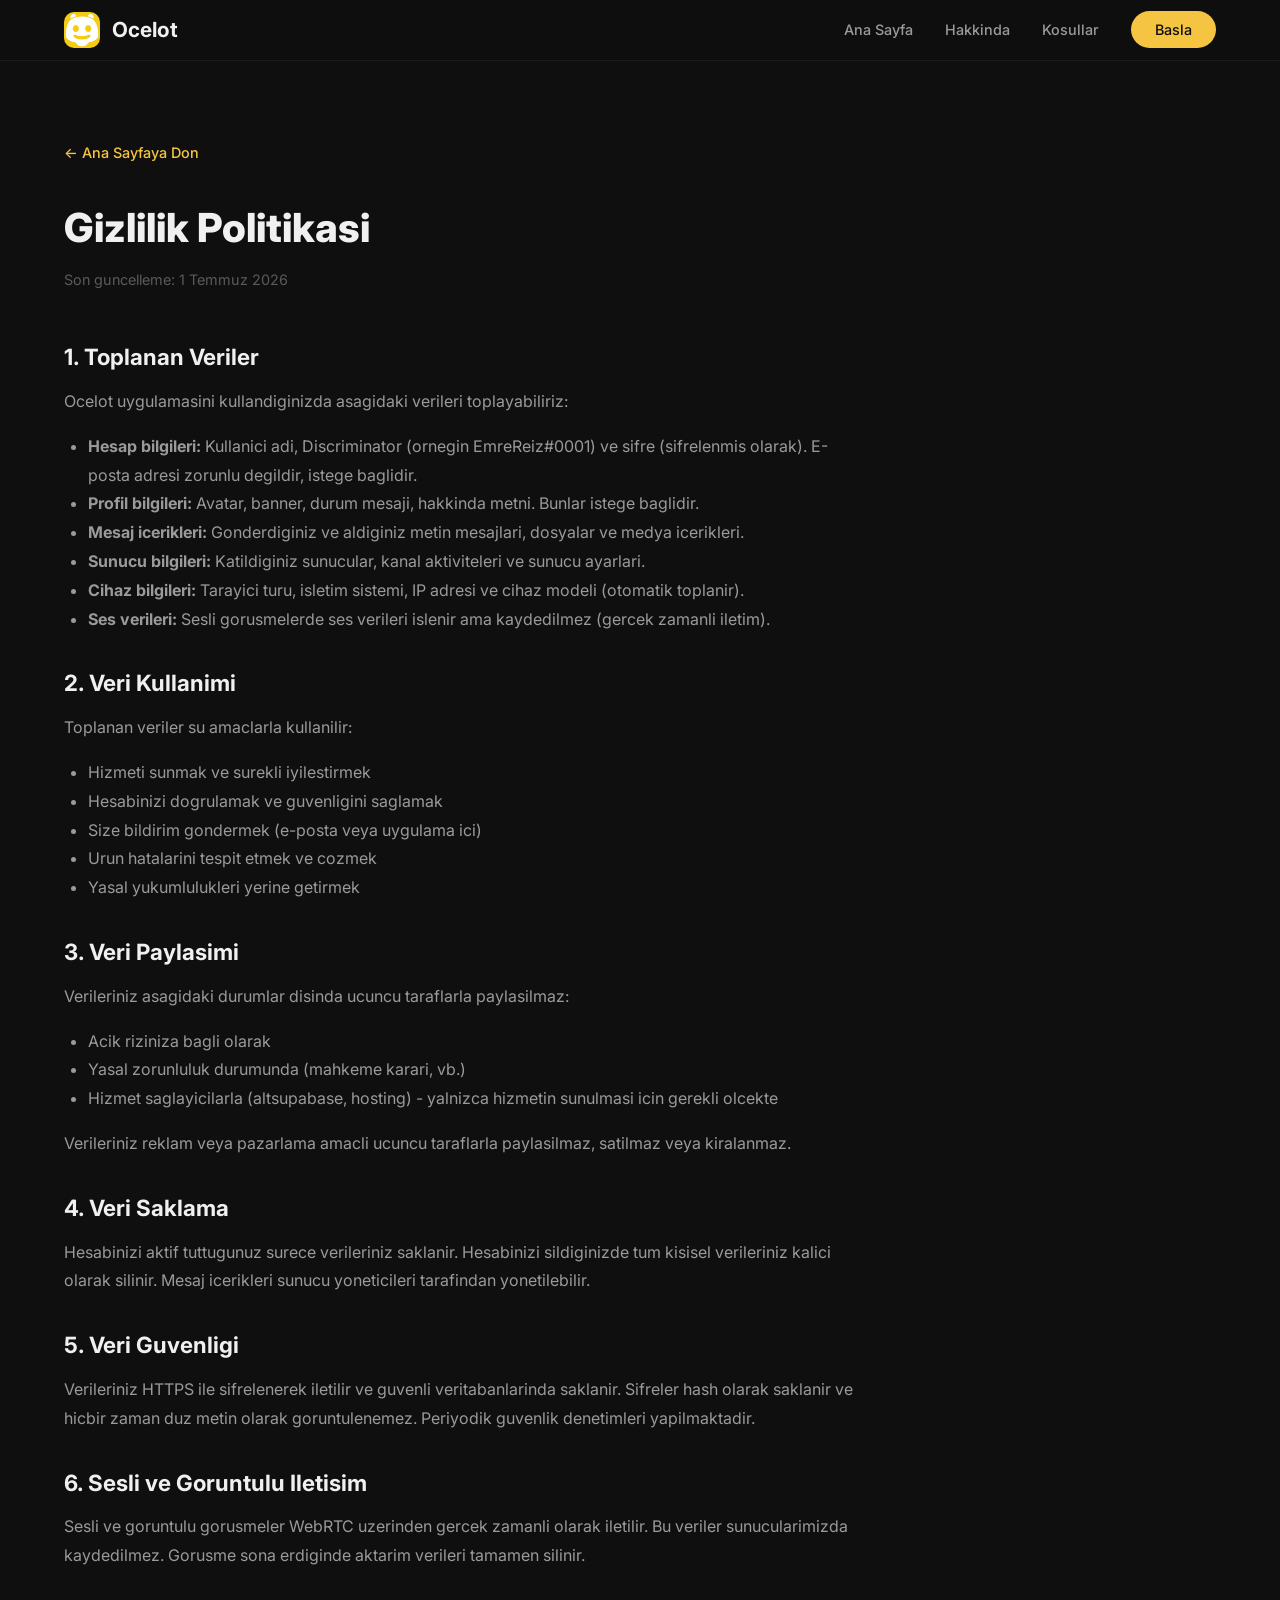
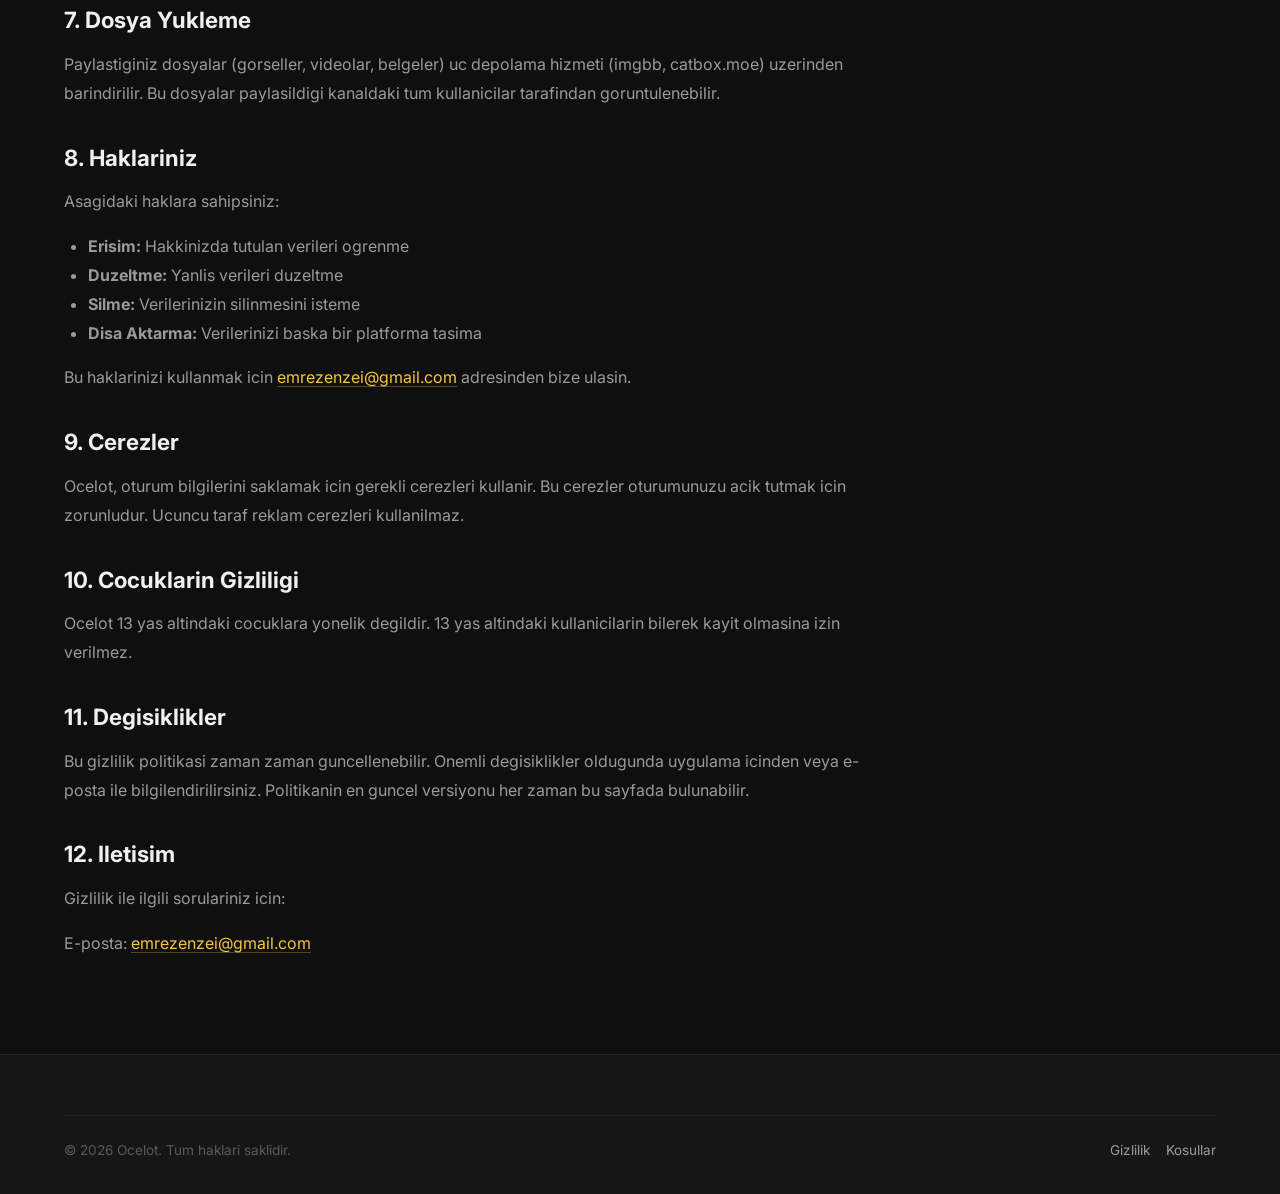
<file: privacy.html>
<!DOCTYPE html>
<html lang="tr">
<head>
  <meta charset="UTF-8">
  <meta name="viewport" content="width=device-width, initial-scale=1.0">
  <title>Gizlilik Politikasi - Ocelot</title>
  <meta name="description" content="Ocelot gizlilik politikasi. Verileriniz guvenli.">
  <meta name="theme-color" content="#0f0f0f">
  <link rel="icon" href="img/logo.jpg" type="image/jpeg">
  <link rel="stylesheet" href="css/style.css">
</head>
<body>

  <nav class="navbar scrolled">
    <div class="container">
      <a href="/" class="nav-brand">
        <img src="img/logo.jpg" alt="Ocelot">
        <span>Ocelot</span>
      </a>
      <ul class="nav-links" id="navLinks">
        <li><a href="/">Ana Sayfa</a></li>
        <li><a href="about.html">Hakkinda</a></li>
        <li><a href="terms.html">Kosullar</a></li>
        <li><a href="https://app.ocelot.chat" class="nav-cta">Basla</a></li>
      </ul>
      <button class="mobile-menu-btn" id="menuBtn" aria-label="Menu">&#9776;</button>
    </div>
  </nav>

  <section class="legal-page">
    <div class="container">
      <a href="/" class="back-link">&#8592; Ana Sayfaya Don</a>
      <h1>Gizlilik Politikasi</h1>
      <p class="last-updated">Son guncelleme: 1 Temmuz 2026</p>

      <div class="legal-content">
        <h2>1. Toplanan Veriler</h2>
        <p>Ocelot uygulamasini kullandiginizda asagidaki verileri toplayabiliriz:</p>
        <ul>
          <li><strong>Hesap bilgileri:</strong> Kullanici adi, Discriminator (ornegin EmreReiz#0001) ve sifre (sifrelenmis olarak). E-posta adresi zorunlu degildir, istege baglidir.</li>
          <li><strong>Profil bilgileri:</strong> Avatar, banner, durum mesaji, hakkinda metni. Bunlar istege baglidir.</li>
          <li><strong>Mesaj icerikleri:</strong> Gonderdiginiz ve aldiginiz metin mesajlari, dosyalar ve medya icerikleri.</li>
          <li><strong>Sunucu bilgileri:</strong> Katildiginiz sunucular, kanal aktiviteleri ve sunucu ayarlari.</li>
          <li><strong>Cihaz bilgileri:</strong> Tarayici turu, isletim sistemi, IP adresi ve cihaz modeli (otomatik toplanir).</li>
          <li><strong>Ses verileri:</strong> Sesli gorusmelerde ses verileri islenir ama kaydedilmez (gercek zamanli iletim).</li>
        </ul>

        <h2>2. Veri Kullanimi</h2>
        <p>Toplanan veriler su amaclarla kullanilir:</p>
        <ul>
          <li>Hizmeti sunmak ve surekli iyilestirmek</li>
          <li>Hesabinizi dogrulamak ve guvenligini saglamak</li>
          <li>Size bildirim gondermek (e-posta veya uygulama ici)</li>
          <li>Urun hatalarini tespit etmek ve cozmek</li>
          <li>Yasal yukumlulukleri yerine getirmek</li>
        </ul>

        <h2>3. Veri Paylasimi</h2>
        <p>Verileriniz asagidaki durumlar disinda ucuncu taraflarla paylasilmaz:</p>
        <ul>
          <li>Acik riziniza bagli olarak</li>
          <li>Yasal zorunluluk durumunda (mahkeme karari, vb.)</li>
          <li>Hizmet saglayicilarla (altsupabase, hosting) - yalnizca hizmetin sunulmasi icin gerekli olcekte</li>
        </ul>
        <p>Verileriniz reklam veya pazarlama amacli ucuncu taraflarla paylasilmaz, satilmaz veya kiralanmaz.</p>

        <h2>4. Veri Saklama</h2>
        <p>Hesabinizi aktif tuttugunuz surece verileriniz saklanir. Hesabinizi sildiginizde tum kisisel verileriniz kalici olarak silinir. Mesaj icerikleri sunucu yoneticileri tarafindan yonetilebilir.</p>

        <h2>5. Veri Guvenligi</h2>
        <p>Verileriniz HTTPS ile sifrelenerek iletilir ve guvenli veritabanlarinda saklanir. Sifreler hash olarak saklanir ve hicbir zaman duz metin olarak goruntulenemez. Periyodik guvenlik denetimleri yapilmaktadir.</p>

        <h2>6. Sesli ve Goruntulu Iletisim</h2>
        <p>Sesli ve goruntulu gorusmeler WebRTC uzerinden gercek zamanli olarak iletilir. Bu veriler sunucularimizda kaydedilmez. Gorusme sona erdiginde aktarim verileri tamamen silinir.</p>

        <h2>7. Dosya Yukleme</h2>
        <p>Paylastiginiz dosyalar (gorseller, videolar, belgeler) uc depolama hizmeti (imgbb, catbox.moe) uzerinden barindirilir. Bu dosyalar paylasildigi kanaldaki tum kullanicilar tarafindan goruntulenebilir.</p>

        <h2>8. Haklariniz</h2>
        <p>Asagidaki haklara sahipsiniz:</p>
        <ul>
          <li><strong>Erisim:</strong> Hakkinizda tutulan verileri ogrenme</li>
          <li><strong>Duzeltme:</strong> Yanlis verileri duzeltme</li>
          <li><strong>Silme:</strong> Verilerinizin silinmesini isteme</li>
          <li><strong>Disa Aktarma:</strong> Verilerinizi baska bir platforma tasima</li>
        </ul>
        <p>Bu haklarinizi kullanmak icin <a href="mailto:emrezenzei@gmail.com">emrezenzei@gmail.com</a> adresinden bize ulasin.</p>

        <h2>9. Cerezler</h2>
        <p>Ocelot, oturum bilgilerini saklamak icin gerekli cerezleri kullanir. Bu cerezler oturumunuzu acik tutmak icin zorunludur. Ucuncu taraf reklam cerezleri kullanilmaz.</p>

        <h2>10. Cocuklarin Gizliligi</h2>
        <p>Ocelot 13 yas altindaki cocuklara yonelik degildir. 13 yas altindaki kullanicilarin bilerek kayit olmasina izin verilmez.</p>

        <h2>11. Degisiklikler</h2>
        <p>Bu gizlilik politikasi zaman zaman guncellenebilir. Onemli degisiklikler oldugunda uygulama icinden veya e-posta ile bilgilendirilirsiniz. Politikanin en guncel versiyonu her zaman bu sayfada bulunabilir.</p>

        <h2>12. Iletisim</h2>
        <p>Gizlilik ile ilgili sorulariniz icin:</p>
        <p>E-posta: <a href="mailto:emrezenzei@gmail.com">emrezenzei@gmail.com</a></p>
      </div>
    </div>
  </section>

  <footer class="footer">
    <div class="container">
      <div class="footer-bottom">
        <span>&copy; 2026 Ocelot. Tum haklari saklidir.</span>
        <div style="display:flex;gap:16px;">
          <a href="privacy.html" style="color:var(--text-secondary);font-size:0.85rem;">Gizlilik</a>
          <a href="terms.html" style="color:var(--text-secondary);font-size:0.85rem;">Kosullar</a>
        </div>
      </div>
    </div>
  </footer>

  <script src="js/main.js"></script>
</body>
</html>
</file>
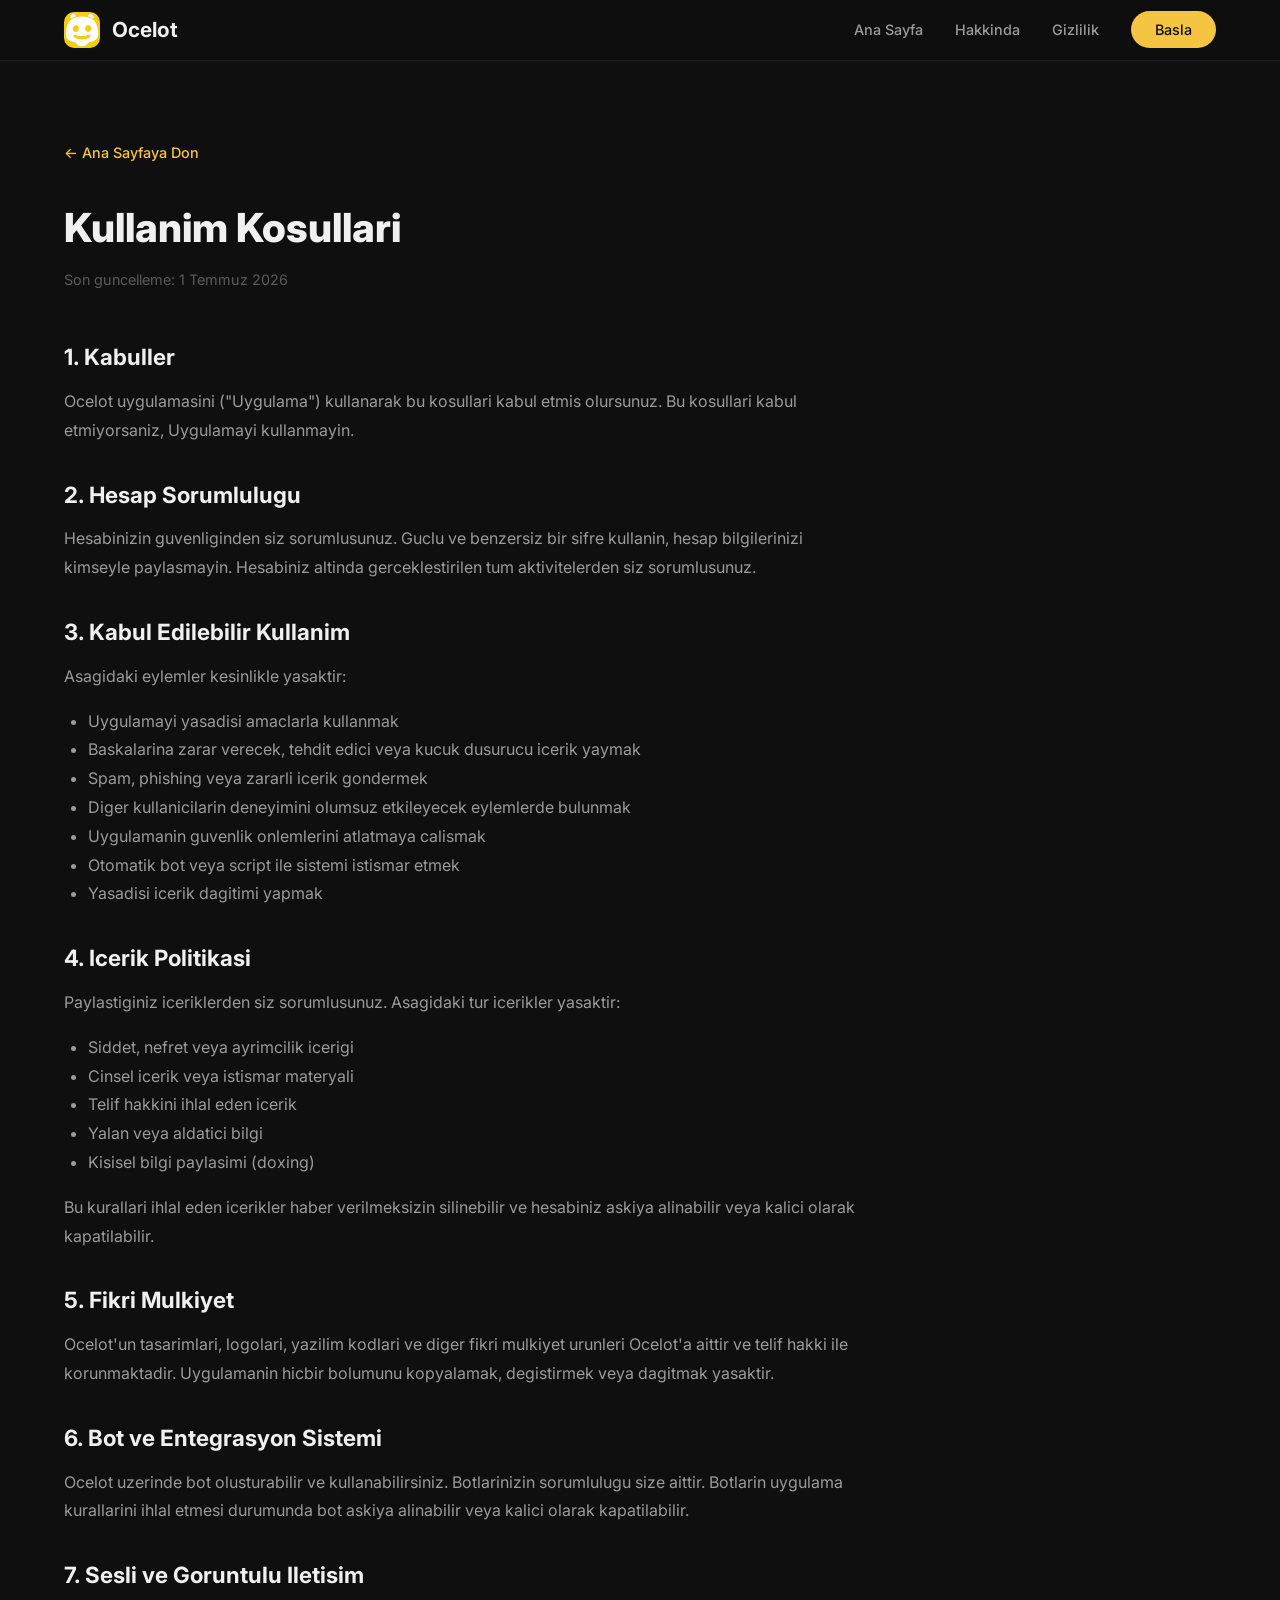
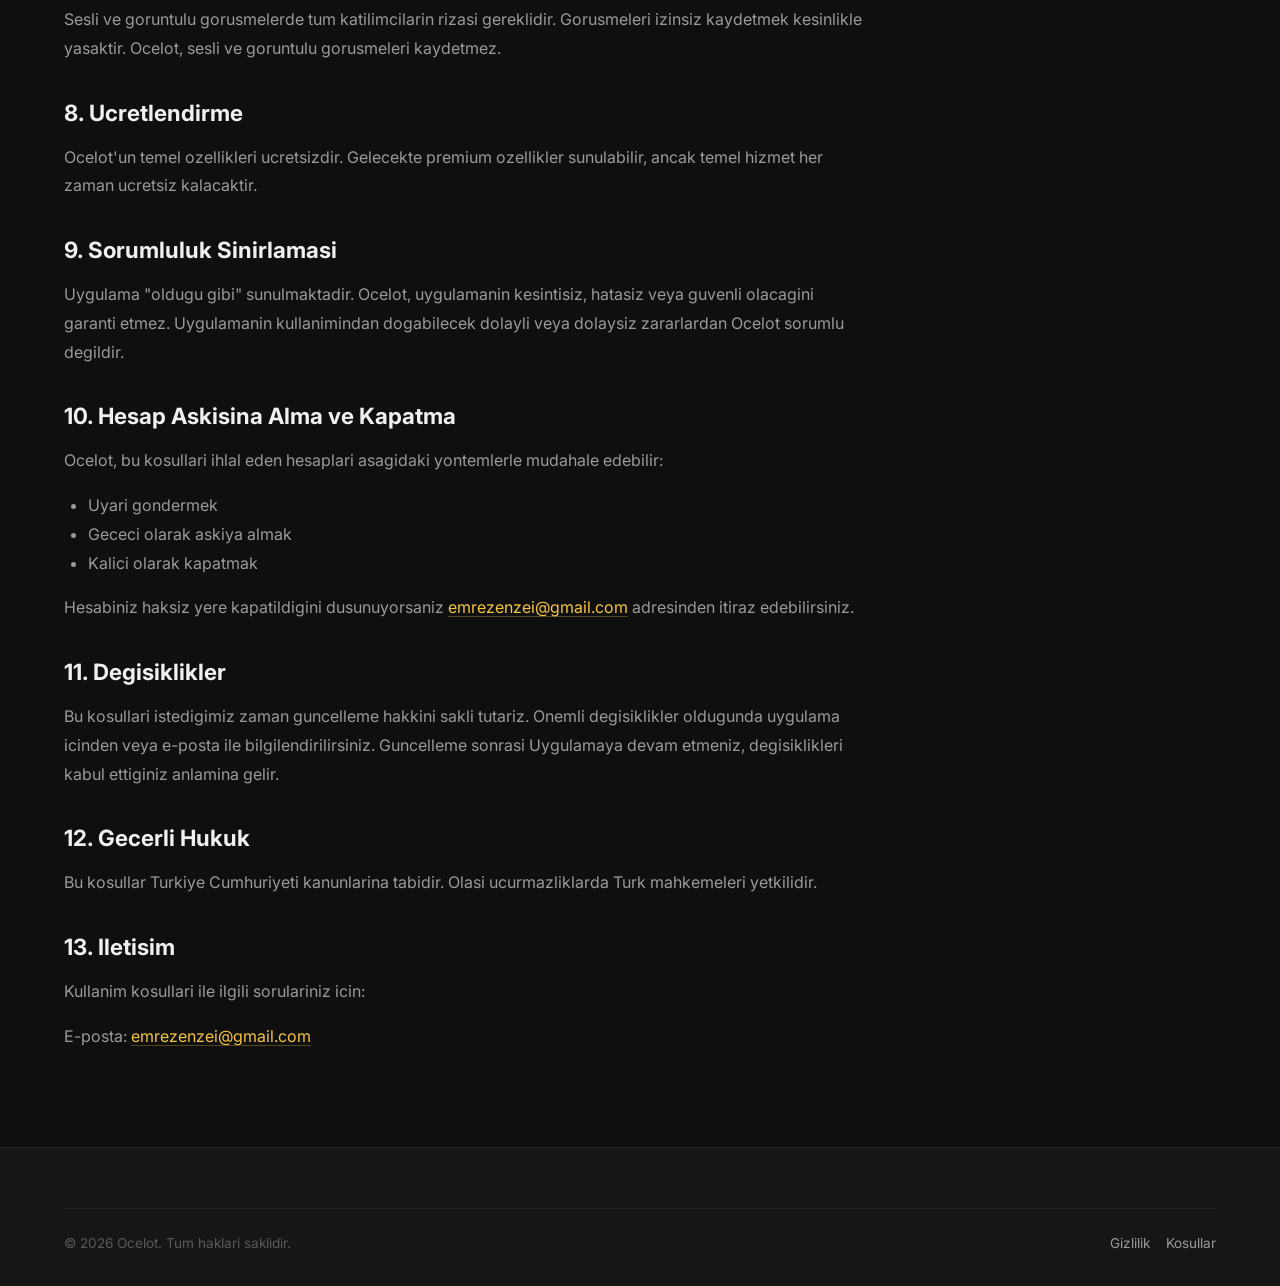
<file: terms.html>
<!DOCTYPE html>
<html lang="tr">
<head>
  <meta charset="UTF-8">
  <meta name="viewport" content="width=device-width, initial-scale=1.0">
  <title>Kullanim Kosullari - Ocelot</title>
  <meta name="description" content="Ocelot kullanim kosullari.">
  <meta name="theme-color" content="#0f0f0f">
  <link rel="icon" href="img/logo.jpg" type="image/jpeg">
  <link rel="stylesheet" href="css/style.css">
</head>
<body>

  <nav class="navbar scrolled">
    <div class="container">
      <a href="/" class="nav-brand">
        <img src="img/logo.jpg" alt="Ocelot">
        <span>Ocelot</span>
      </a>
      <ul class="nav-links" id="navLinks">
        <li><a href="/">Ana Sayfa</a></li>
        <li><a href="about.html">Hakkinda</a></li>
        <li><a href="privacy.html">Gizlilik</a></li>
        <li><a href="https://app.ocelot.chat" class="nav-cta">Basla</a></li>
      </ul>
      <button class="mobile-menu-btn" id="menuBtn" aria-label="Menu">&#9776;</button>
    </div>
  </nav>

  <section class="legal-page">
    <div class="container">
      <a href="/" class="back-link">&#8592; Ana Sayfaya Don</a>
      <h1>Kullanim Kosullari</h1>
      <p class="last-updated">Son guncelleme: 1 Temmuz 2026</p>

      <div class="legal-content">
        <h2>1. Kabuller</h2>
        <p>Ocelot uygulamasini ("Uygulama") kullanarak bu kosullari kabul etmis olursunuz. Bu kosullari kabul etmiyorsaniz, Uygulamayi kullanmayin.</p>

        <h2>2. Hesap Sorumlulugu</h2>
        <p>Hesabinizin guvenliginden siz sorumlusunuz. Guclu ve benzersiz bir sifre kullanin, hesap bilgilerinizi kimseyle paylasmayin. Hesabiniz altinda gerceklestirilen tum aktivitelerden siz sorumlusunuz.</p>

        <h2>3. Kabul Edilebilir Kullanim</h2>
        <p>Asagidaki eylemler kesinlikle yasaktir:</p>
        <ul>
          <li>Uygulamayi yasadisi amaclarla kullanmak</li>
          <li>Baskalarina zarar verecek, tehdit edici veya kucuk dusurucu icerik yaymak</li>
          <li>Spam, phishing veya zararli icerik gondermek</li>
          <li>Diger kullanicilarin deneyimini olumsuz etkileyecek eylemlerde bulunmak</li>
          <li>Uygulamanin guvenlik onlemlerini atlatmaya calismak</li>
          <li>Otomatik bot veya script ile sistemi istismar etmek</li>
          <li>Yasadisi icerik dagitimi yapmak</li>
        </ul>

        <h2>4. Icerik Politikasi</h2>
        <p>Paylastiginiz iceriklerden siz sorumlusunuz. Asagidaki tur icerikler yasaktir:</p>
        <ul>
          <li>Siddet, nefret veya ayrimcilik icerigi</li>
          <li>Cinsel icerik veya istismar materyali</li>
          <li>Telif hakkini ihlal eden icerik</li>
          <li>Yalan veya aldatici bilgi</li>
          <li>Kisisel bilgi paylasimi (doxing)</li>
        </ul>
        <p>Bu kurallari ihlal eden icerikler haber verilmeksizin silinebilir ve hesabiniz askiya alinabilir veya kalici olarak kapatilabilir.</p>

        <h2>5. Fikri Mulkiyet</h2>
        <p>Ocelot'un tasarimlari, logolari, yazilim kodlari ve diger fikri mulkiyet urunleri Ocelot'a aittir ve telif hakki ile korunmaktadir. Uygulamanin hicbir bolumunu kopyalamak, degistirmek veya dagitmak yasaktir.</p>

        <h2>6. Bot ve Entegrasyon Sistemi</h2>
        <p>Ocelot uzerinde bot olusturabilir ve kullanabilirsiniz. Botlarinizin sorumlulugu size aittir. Botlarin uygulama kurallarini ihlal etmesi durumunda bot askiya alinabilir veya kalici olarak kapatilabilir.</p>

        <h2>7. Sesli ve Goruntulu Iletisim</h2>
        <p>Sesli ve goruntulu gorusmelerde tum katilimcilarin rizasi gereklidir. Gorusmeleri izinsiz kaydetmek kesinlikle yasaktir. Ocelot, sesli ve goruntulu gorusmeleri kaydetmez.</p>

        <h2>8. Ucretlendirme</h2>
        <p>Ocelot'un temel ozellikleri ucretsizdir. Gelecekte premium ozellikler sunulabilir, ancak temel hizmet her zaman ucretsiz kalacaktir.</p>

        <h2>9. Sorumluluk Sinirlamasi</h2>
        <p>Uygulama "oldugu gibi" sunulmaktadir. Ocelot, uygulamanin kesintisiz, hatasiz veya guvenli olacagini garanti etmez. Uygulamanin kullanimindan dogabilecek dolayli veya dolaysiz zararlardan Ocelot sorumlu degildir.</p>

        <h2>10. Hesap Askisina Alma ve Kapatma</h2>
        <p>Ocelot, bu kosullari ihlal eden hesaplari asagidaki yontemlerle mudahale edebilir:</p>
        <ul>
          <li>Uyari gondermek</li>
          <li>Gececi olarak askiya almak</li>
          <li>Kalici olarak kapatmak</li>
        </ul>
        <p>Hesabiniz haksiz yere kapatildigini dusunuyorsaniz <a href="mailto:emrezenzei@gmail.com">emrezenzei@gmail.com</a> adresinden itiraz edebilirsiniz.</p>

        <h2>11. Degisiklikler</h2>
        <p>Bu kosullari istedigimiz zaman guncelleme hakkini sakli tutariz. Onemli degisiklikler oldugunda uygulama icinden veya e-posta ile bilgilendirilirsiniz. Guncelleme sonrasi Uygulamaya devam etmeniz, degisiklikleri kabul ettiginiz anlamina gelir.</p>

        <h2>12. Gecerli Hukuk</h2>
        <p>Bu kosullar Turkiye Cumhuriyeti kanunlarina tabidir. Olasi ucurmazliklarda Turk mahkemeleri yetkilidir.</p>

        <h2>13. Iletisim</h2>
        <p>Kullanim kosullari ile ilgili sorulariniz icin:</p>
        <p>E-posta: <a href="mailto:emrezenzei@gmail.com">emrezenzei@gmail.com</a></p>
      </div>
    </div>
  </section>

  <footer class="footer">
    <div class="container">
      <div class="footer-bottom">
        <span>&copy; 2026 Ocelot. Tum haklari saklidir.</span>
        <div style="display:flex;gap:16px;">
          <a href="privacy.html" style="color:var(--text-secondary);font-size:0.85rem;">Gizlilik</a>
          <a href="terms.html" style="color:var(--text-secondary);font-size:0.85rem;">Kosullar</a>
        </div>
      </div>
    </div>
  </footer>

  <script src="js/main.js"></script>
</body>
</html>
</file>
<file: css/style.css>
@import url('https://fonts.googleapis.com/css2?family=Inter:wght@300;400;500;600;700;800;900&display=swap');

:root {
  --bg-primary: #0f0f0f;
  --bg-secondary: #161616;
  --bg-card: #1c1c1c;
  --bg-card-hover: #252525;
  --accent: #f5c542;
  --accent-light: #f7d56e;
  --accent-dark: #d4a82a;
  --text-primary: #f0f0f0;
  --text-secondary: #9a9a9a;
  --text-muted: #5a5a5a;
  --border: rgba(255,255,255,0.06);
  --border-light: rgba(255,255,255,0.1);
  --gradient-1: linear-gradient(135deg, #f5c542 0%, #e8a317 100%);
  --gradient-hero: linear-gradient(135deg, #f5c542 0%, #f7d56e 50%, #e8a317 100%);
  --shadow-lg: 0 25px 50px -12px rgba(0,0,0,0.5);
  --shadow-glow: 0 0 60px rgba(245,197,66,0.12);
  --radius: 16px;
  --radius-sm: 10px;
  --radius-lg: 24px;
  --max-width: 1200px;
}

*, *::before, *::after {
  margin: 0;
  padding: 0;
  box-sizing: border-box;
}

html {
  scroll-behavior: smooth;
  background: var(--bg-primary);
}

body {
  font-family: 'Inter', -apple-system, BlinkMacSystemFont, sans-serif;
  color: var(--text-primary);
  background: var(--bg-primary);
  line-height: 1.6;
  overflow-x: hidden;
  -webkit-font-smoothing: antialiased;
}

a { color: inherit; text-decoration: none; }
img { max-width: 100%; height: auto; }

.container {
  max-width: var(--max-width);
  margin: 0 auto;
  padding: 0 24px;
}

/* ===== NAVBAR ===== */
.navbar {
  position: fixed;
  top: 0; left: 0; right: 0;
  z-index: 1000;
  padding: 16px 0;
  transition: all 0.3s ease;
  background: transparent;
}

.navbar.scrolled {
  background: rgba(15, 15, 15, 0.9);
  backdrop-filter: blur(20px);
  border-bottom: 1px solid var(--border);
  padding: 12px 0;
}

.navbar .container {
  display: flex;
  align-items: center;
  justify-content: space-between;
}

.nav-brand {
  display: flex;
  align-items: center;
  gap: 12px;
  font-weight: 700;
  font-size: 1.3rem;
}

.nav-brand img {
  width: 36px;
  height: 36px;
  border-radius: 10px;
}

.nav-links {
  display: flex;
  align-items: center;
  gap: 32px;
  list-style: none;
}

.nav-links a {
  font-size: 0.9rem;
  font-weight: 500;
  color: var(--text-secondary);
  transition: color 0.2s;
}

.nav-links a:hover { color: var(--text-primary); }

.nav-cta {
  background: var(--accent);
  color: #0f0f0f !important;
  padding: 10px 24px;
  border-radius: 50px;
  font-weight: 700;
  transition: all 0.2s;
}

.nav-cta:hover {
  background: var(--accent-light);
  transform: translateY(-1px);
  box-shadow: 0 4px 20px rgba(245,197,66,0.4);
}

.mobile-menu-btn {
  display: none;
  background: none;
  border: none;
  color: var(--text-primary);
  font-size: 1.5rem;
  cursor: pointer;
  padding: 8px;
}

/* ===== HERO ===== */
.hero {
  min-height: 100vh;
  display: flex;
  align-items: center;
  justify-content: center;
  text-align: center;
  padding: 100px 24px 80px;
  position: relative;
  overflow: hidden;
}

.hero-bg {
  position: absolute;
  inset: 0;
  z-index: 0;
}

.hero-bg img {
  width: 100%;
  height: 100%;
  object-fit: cover;
  opacity: 0.35;
}

.hero-bg::after {
  content: '';
  position: absolute;
  inset: 0;
  background: linear-gradient(
    to bottom,
    rgba(15,15,15,0.4) 0%,
    rgba(15,15,15,0.7) 50%,
    rgba(15,15,15,1) 100%
  );
}

.hero-content {
  position: relative;
  z-index: 1;
  max-width: 800px;
}

.hero-badge {
  display: inline-flex;
  align-items: center;
  gap: 8px;
  background: rgba(245,197,66,0.1);
  border: 1px solid rgba(245,197,66,0.25);
  padding: 8px 20px;
  border-radius: 50px;
  font-size: 0.85rem;
  font-weight: 600;
  color: var(--accent);
  margin-bottom: 28px;
}

.hero-badge::before {
  content: '';
  width: 8px;
  height: 8px;
  background: var(--accent);
  border-radius: 50%;
  animation: blink 2s ease-in-out infinite;
}

@keyframes blink {
  0%, 100% { opacity: 1; }
  50% { opacity: 0.3; }
}

.hero h1 {
  font-size: clamp(2.5rem, 6vw, 4.5rem);
  font-weight: 800;
  line-height: 1.1;
  margin-bottom: 24px;
  letter-spacing: -0.02em;
}

.hero h1 .gradient {
  background: var(--gradient-hero);
  -webkit-background-clip: text;
  -webkit-text-fill-color: transparent;
  background-clip: text;
}

.hero p {
  font-size: 1.15rem;
  color: var(--text-secondary);
  max-width: 580px;
  margin: 0 auto 40px;
  line-height: 1.7;
}

.hero-buttons {
  display: flex;
  gap: 16px;
  justify-content: center;
  flex-wrap: wrap;
}

.btn {
  display: inline-flex;
  align-items: center;
  gap: 8px;
  padding: 14px 32px;
  border-radius: 50px;
  font-size: 1rem;
  font-weight: 600;
  cursor: pointer;
  transition: all 0.2s;
  border: none;
  font-family: inherit;
}

.btn-primary {
  background: var(--accent);
  color: #0f0f0f;
}

.btn-primary:hover {
  background: var(--accent-light);
  transform: translateY(-2px);
  box-shadow: 0 8px 30px rgba(245,197,66,0.4);
}

.btn-secondary {
  background: var(--bg-card);
  color: var(--text-primary);
  border: 1px solid var(--border-light);
}

.btn-secondary:hover {
  background: var(--bg-card-hover);
  border-color: var(--accent);
  transform: translateY(-2px);
}

/* ===== FEATURES ===== */
.features {
  padding: 120px 0;
}

.section-header {
  text-align: center;
  margin-bottom: 64px;
}

.section-label {
  display: inline-block;
  font-size: 0.8rem;
  font-weight: 700;
  text-transform: uppercase;
  letter-spacing: 2px;
  color: var(--accent);
  margin-bottom: 16px;
}

.section-title {
  font-size: clamp(2rem, 4vw, 3rem);
  font-weight: 800;
  margin-bottom: 16px;
  letter-spacing: -0.02em;
}

.section-desc {
  font-size: 1.05rem;
  color: var(--text-secondary);
  max-width: 560px;
  margin: 0 auto;
}

.features-grid {
  display: grid;
  grid-template-columns: repeat(3, 1fr);
  gap: 24px;
}

.feature-card {
  background: var(--bg-card);
  border: 1px solid var(--border);
  border-radius: var(--radius);
  padding: 36px 28px;
  transition: all 0.3s ease;
  position: relative;
  overflow: hidden;
}

.feature-card::before {
  content: '';
  position: absolute;
  top: 0; left: 0; right: 0;
  height: 3px;
  background: var(--gradient-1);
  opacity: 0;
  transition: opacity 0.3s;
}

.feature-card:hover {
  border-color: rgba(245,197,66,0.25);
  transform: translateY(-4px);
  box-shadow: var(--shadow-glow);
}

.feature-card:hover::before { opacity: 1; }

.feature-icon {
  width: 52px;
  height: 52px;
  border-radius: 14px;
  display: flex;
  align-items: center;
  justify-content: center;
  font-size: 1.5rem;
  margin-bottom: 20px;
}

.feature-card h3 {
  font-size: 1.15rem;
  font-weight: 700;
  margin-bottom: 10px;
}

.feature-card p {
  font-size: 0.9rem;
  color: var(--text-secondary);
  line-height: 1.6;
}

/* ===== STATS ===== */
.stats {
  padding: 80px 0;
  background: var(--bg-secondary);
  border-top: 1px solid var(--border);
  border-bottom: 1px solid var(--border);
}

.stats-grid {
  display: grid;
  grid-template-columns: repeat(4, 1fr);
  gap: 32px;
  text-align: center;
}

.stat-item h3 {
  font-size: 2.5rem;
  font-weight: 800;
  background: var(--gradient-hero);
  -webkit-background-clip: text;
  -webkit-text-fill-color: transparent;
  background-clip: text;
  margin-bottom: 4px;
}

.stat-item p {
  font-size: 0.9rem;
  color: var(--text-secondary);
  font-weight: 500;
}

/* ===== CTA ===== */
.cta {
  padding: 120px 0;
}

.cta-card {
  background: var(--bg-card);
  border: 1px solid var(--border);
  border-radius: var(--radius-lg);
  padding: 64px 48px;
  position: relative;
  overflow: hidden;
  text-align: center;
}

.cta-card::before {
  content: '';
  position: absolute;
  top: 0; left: 0; right: 0;
  height: 3px;
  background: var(--gradient-1);
}

.cta-card h2 {
  font-size: 2.2rem;
  font-weight: 800;
  margin-bottom: 16px;
}

.cta-card p {
  color: var(--text-secondary);
  margin-bottom: 32px;
  font-size: 1.05rem;
}

.cta-buttons {
  display: flex;
  gap: 16px;
  justify-content: center;
  flex-wrap: wrap;
}

/* ===== FOOTER ===== */
.footer {
  background: var(--bg-secondary);
  border-top: 1px solid var(--border);
  padding: 60px 0 32px;
}

.footer-grid {
  display: grid;
  grid-template-columns: 2fr 1fr 1fr 1fr;
  gap: 48px;
  margin-bottom: 48px;
}

.footer-brand p {
  color: var(--text-secondary);
  font-size: 0.9rem;
  margin-top: 12px;
  max-width: 300px;
}

.footer-col h4 {
  font-size: 0.85rem;
  font-weight: 700;
  text-transform: uppercase;
  letter-spacing: 1px;
  color: var(--text-muted);
  margin-bottom: 16px;
}

.footer-col ul {
  list-style: none;
  display: flex;
  flex-direction: column;
  gap: 10px;
}

.footer-col a {
  font-size: 0.9rem;
  color: var(--text-secondary);
  transition: color 0.2s;
}

.footer-col a:hover { color: var(--accent); }

.footer-bottom {
  border-top: 1px solid var(--border);
  padding-top: 24px;
  display: flex;
  align-items: center;
  justify-content: space-between;
  font-size: 0.85rem;
  color: var(--text-muted);
}

/* ===== LEGAL PAGES ===== */
.legal-page {
  padding: 140px 0 80px;
  min-height: 100vh;
}

.legal-page h1 {
  font-size: 2.5rem;
  font-weight: 800;
  margin-bottom: 8px;
}

.legal-page .last-updated {
  color: var(--text-muted);
  font-size: 0.9rem;
  margin-bottom: 48px;
}

.legal-content {
  max-width: 800px;
}

.legal-content h2 {
  font-size: 1.4rem;
  font-weight: 700;
  margin: 32px 0 12px;
  color: var(--text-primary);
}

.legal-content p {
  color: var(--text-secondary);
  line-height: 1.8;
  margin-bottom: 16px;
}

.legal-content ul {
  color: var(--text-secondary);
  margin: 0 0 16px 24px;
  line-height: 1.8;
}

.legal-content a {
  color: var(--accent);
  text-decoration: underline;
  text-decoration-color: rgba(245,197,66,0.3);
  text-underline-offset: 3px;
  transition: text-decoration-color 0.2s;
}

.legal-content a:hover { text-decoration-color: var(--accent); }

.back-link {
  display: inline-flex;
  align-items: center;
  gap: 6px;
  color: var(--accent);
  font-size: 0.9rem;
  font-weight: 500;
  margin-bottom: 32px;
  transition: gap 0.2s;
}

.back-link:hover { gap: 10px; }

/* ===== ANIMATIONS ===== */
.fade-in {
  opacity: 0;
  transform: translateY(30px);
  transition: all 0.6s ease;
}

.fade-in.visible {
  opacity: 1;
  transform: translateY(0);
}

/* ===== RESPONSIVE ===== */
@media (max-width: 768px) {
  .nav-links {
    display: none;
    position: absolute;
    top: 100%;
    left: 0; right: 0;
    background: rgba(15, 15, 15, 0.98);
    backdrop-filter: blur(20px);
    flex-direction: column;
    padding: 24px;
    gap: 16px;
    border-bottom: 1px solid var(--border);
  }

  .nav-links.active { display: flex; }
  .mobile-menu-btn { display: block; }
  .features-grid { grid-template-columns: 1fr; gap: 16px; }
  .stats-grid { grid-template-columns: repeat(2, 1fr); gap: 24px; }
  .footer-grid { grid-template-columns: 1fr 1fr; gap: 32px; }
  .cta-card { padding: 40px 24px; }
  .hero h1 { font-size: 2.2rem; }
  .hero-buttons { flex-direction: column; align-items: center; }
  .footer-bottom { flex-direction: column; gap: 16px; text-align: center; }
}

@media (max-width: 480px) {
  .footer-grid { grid-template-columns: 1fr; }
}
</file>
